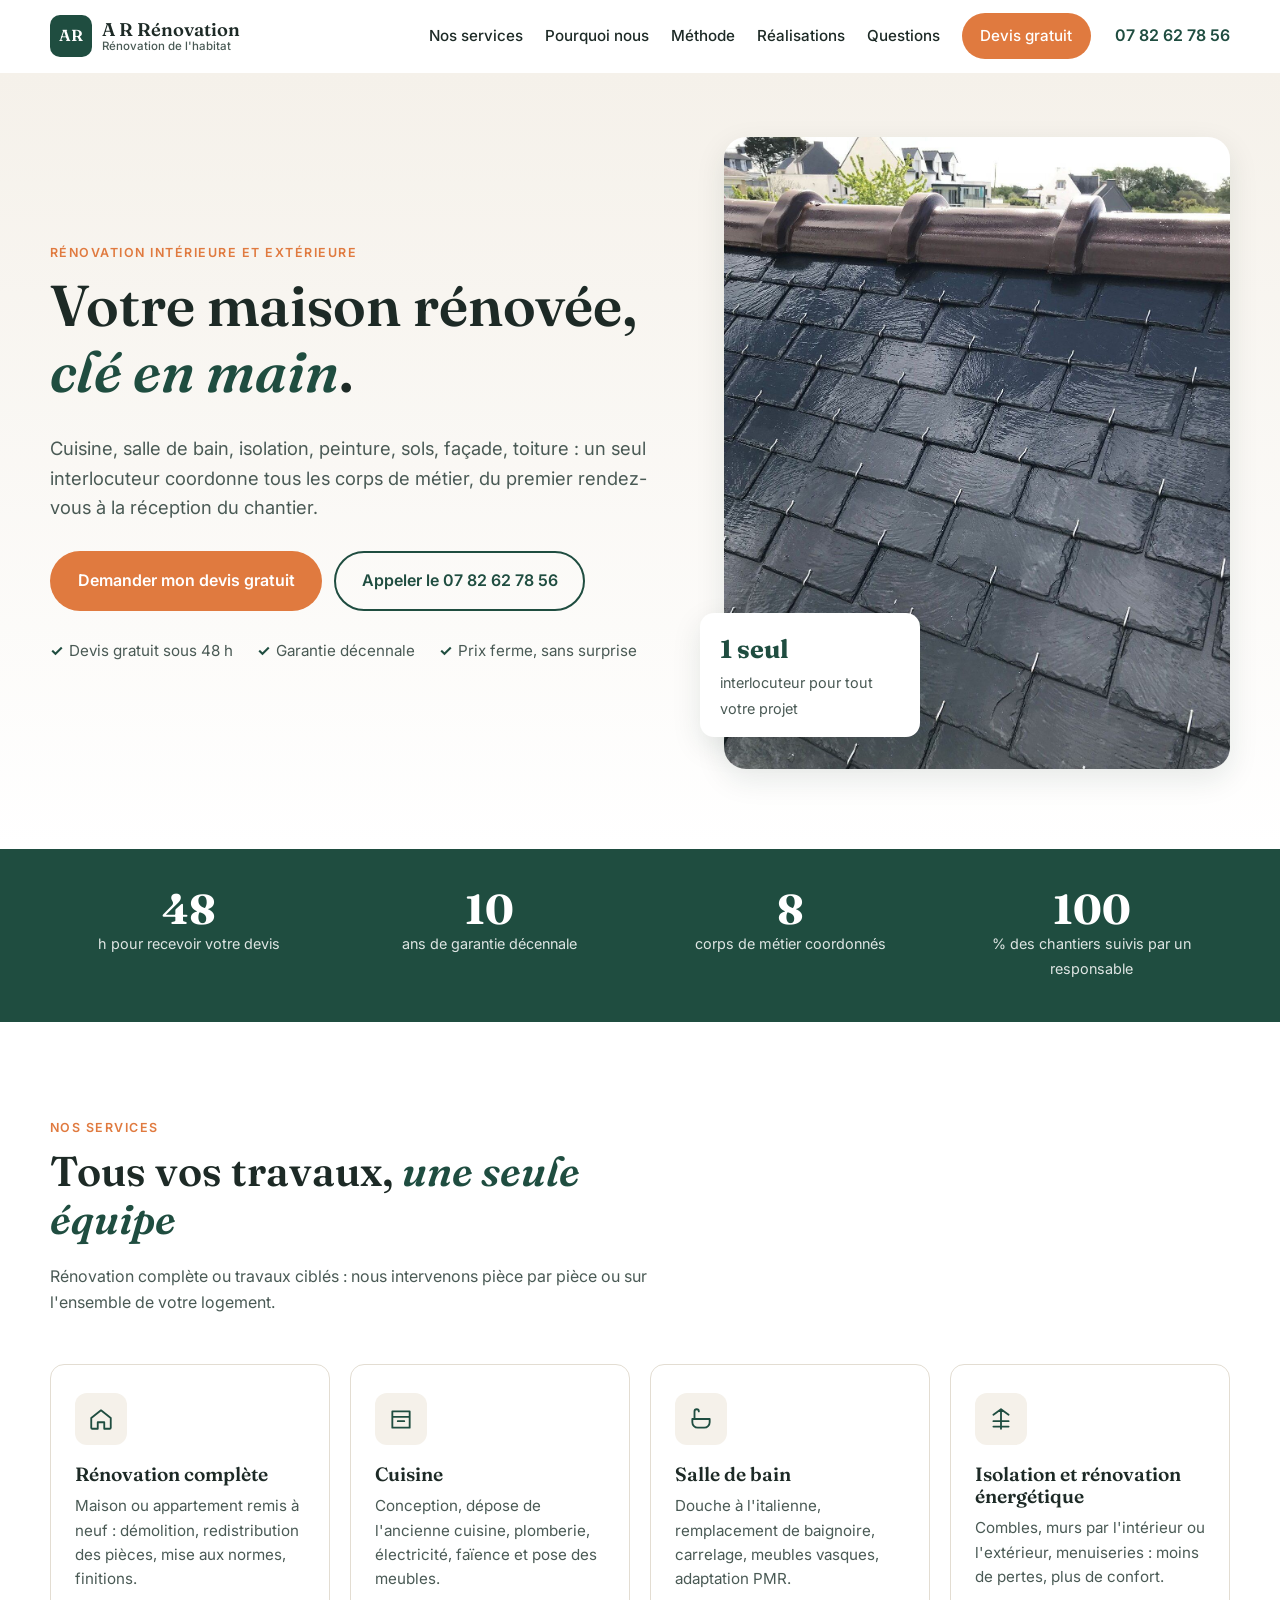
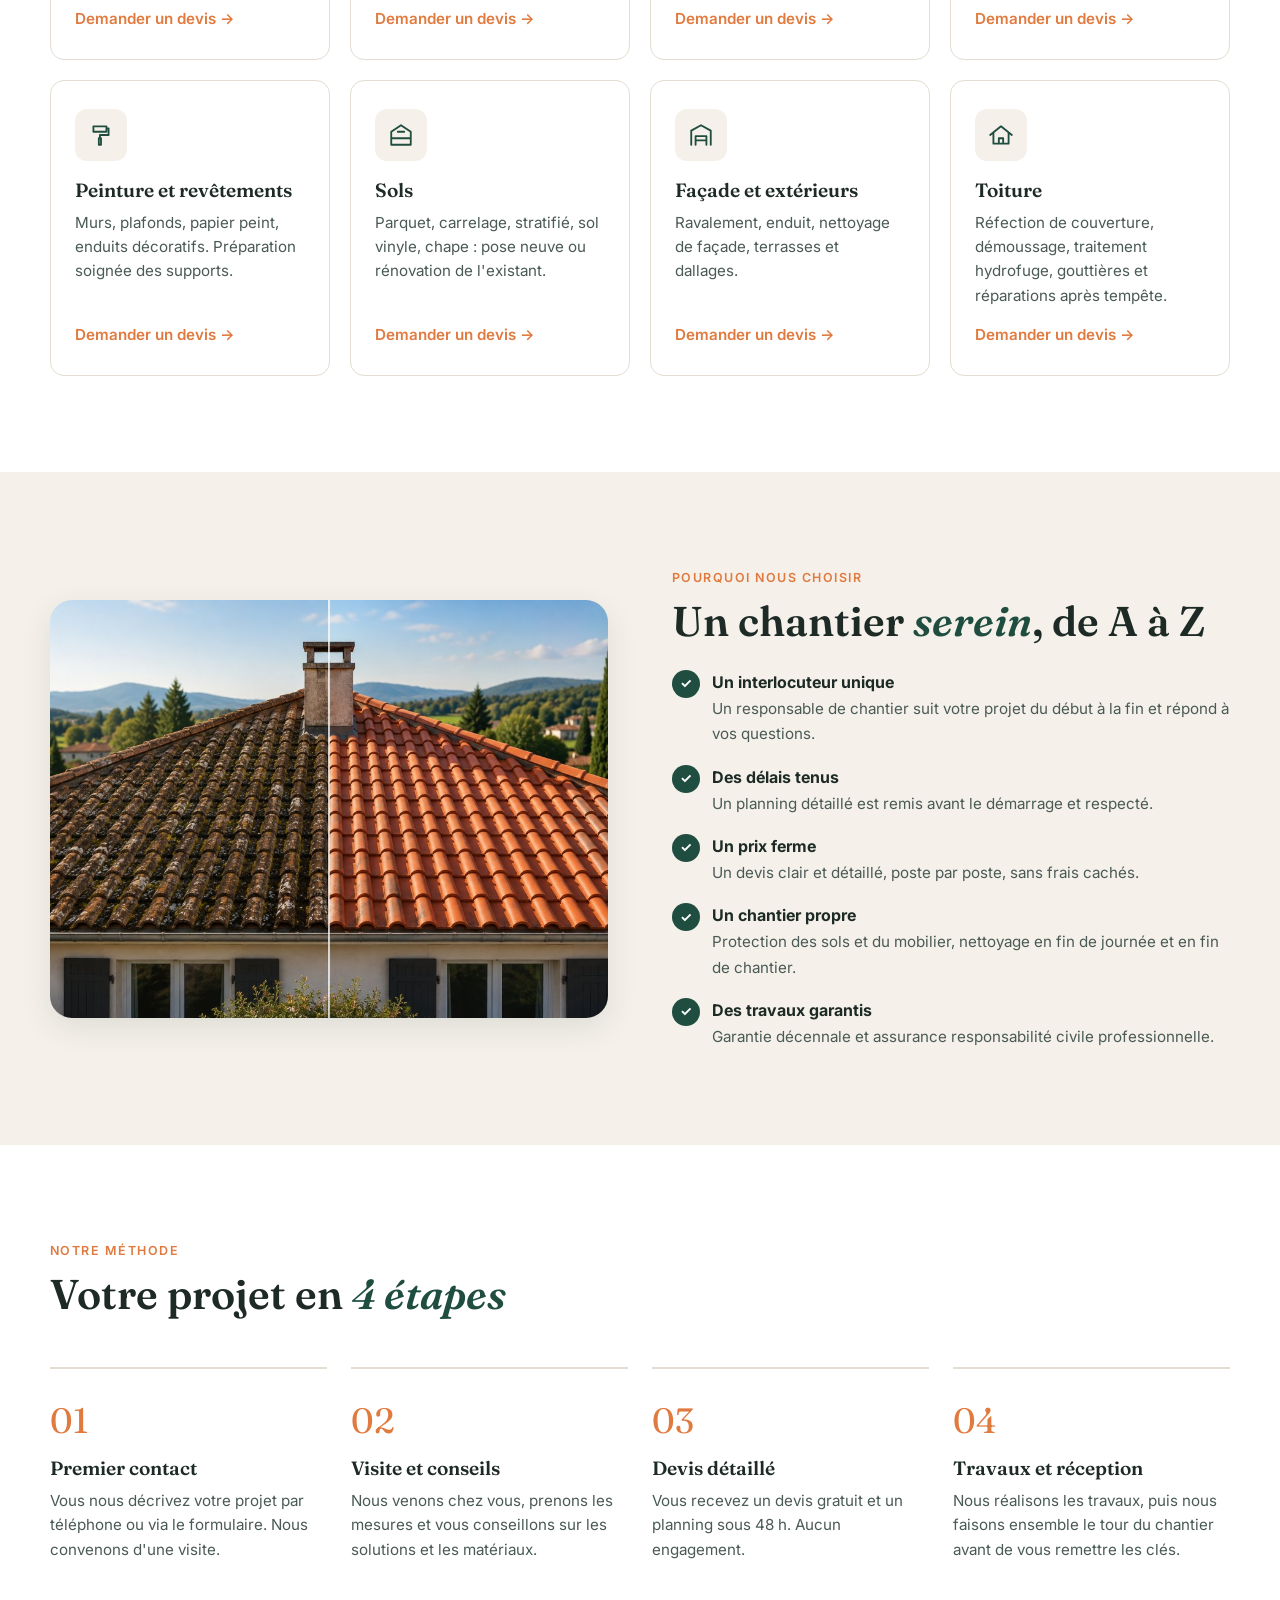
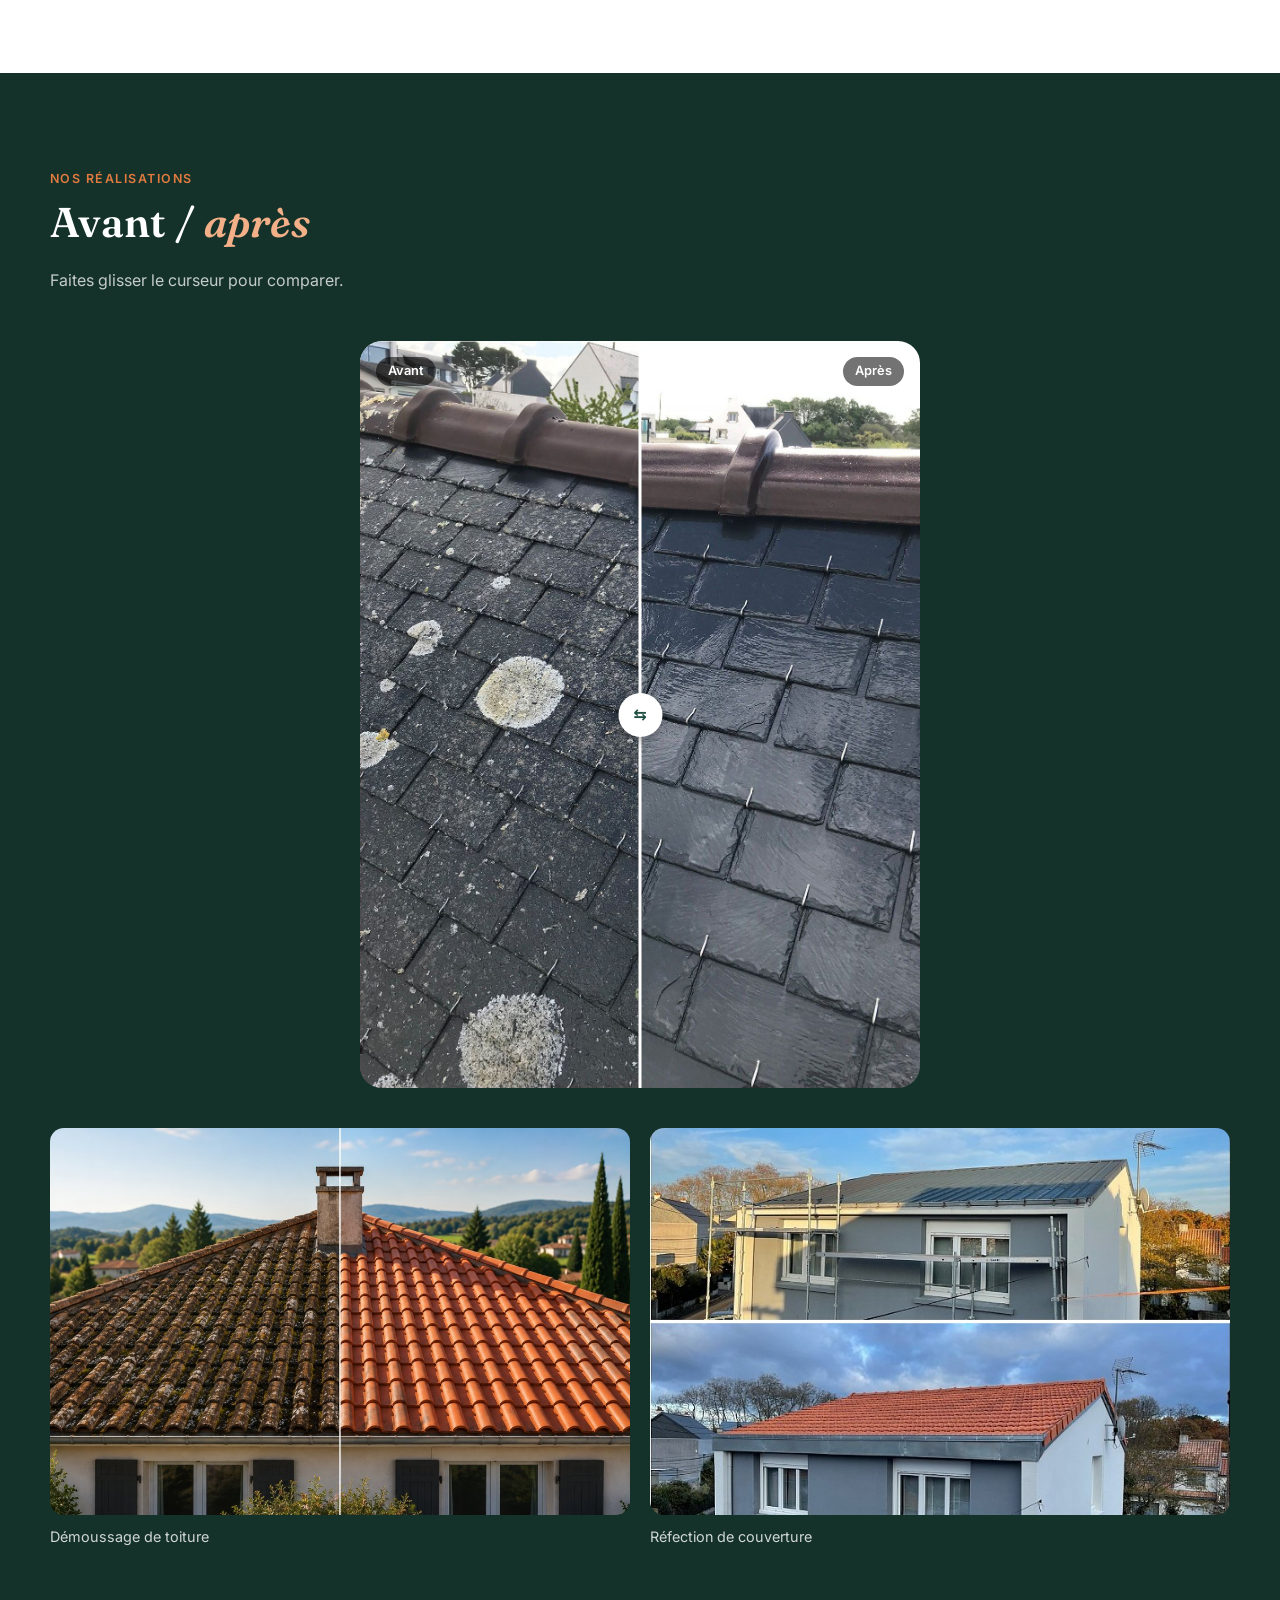
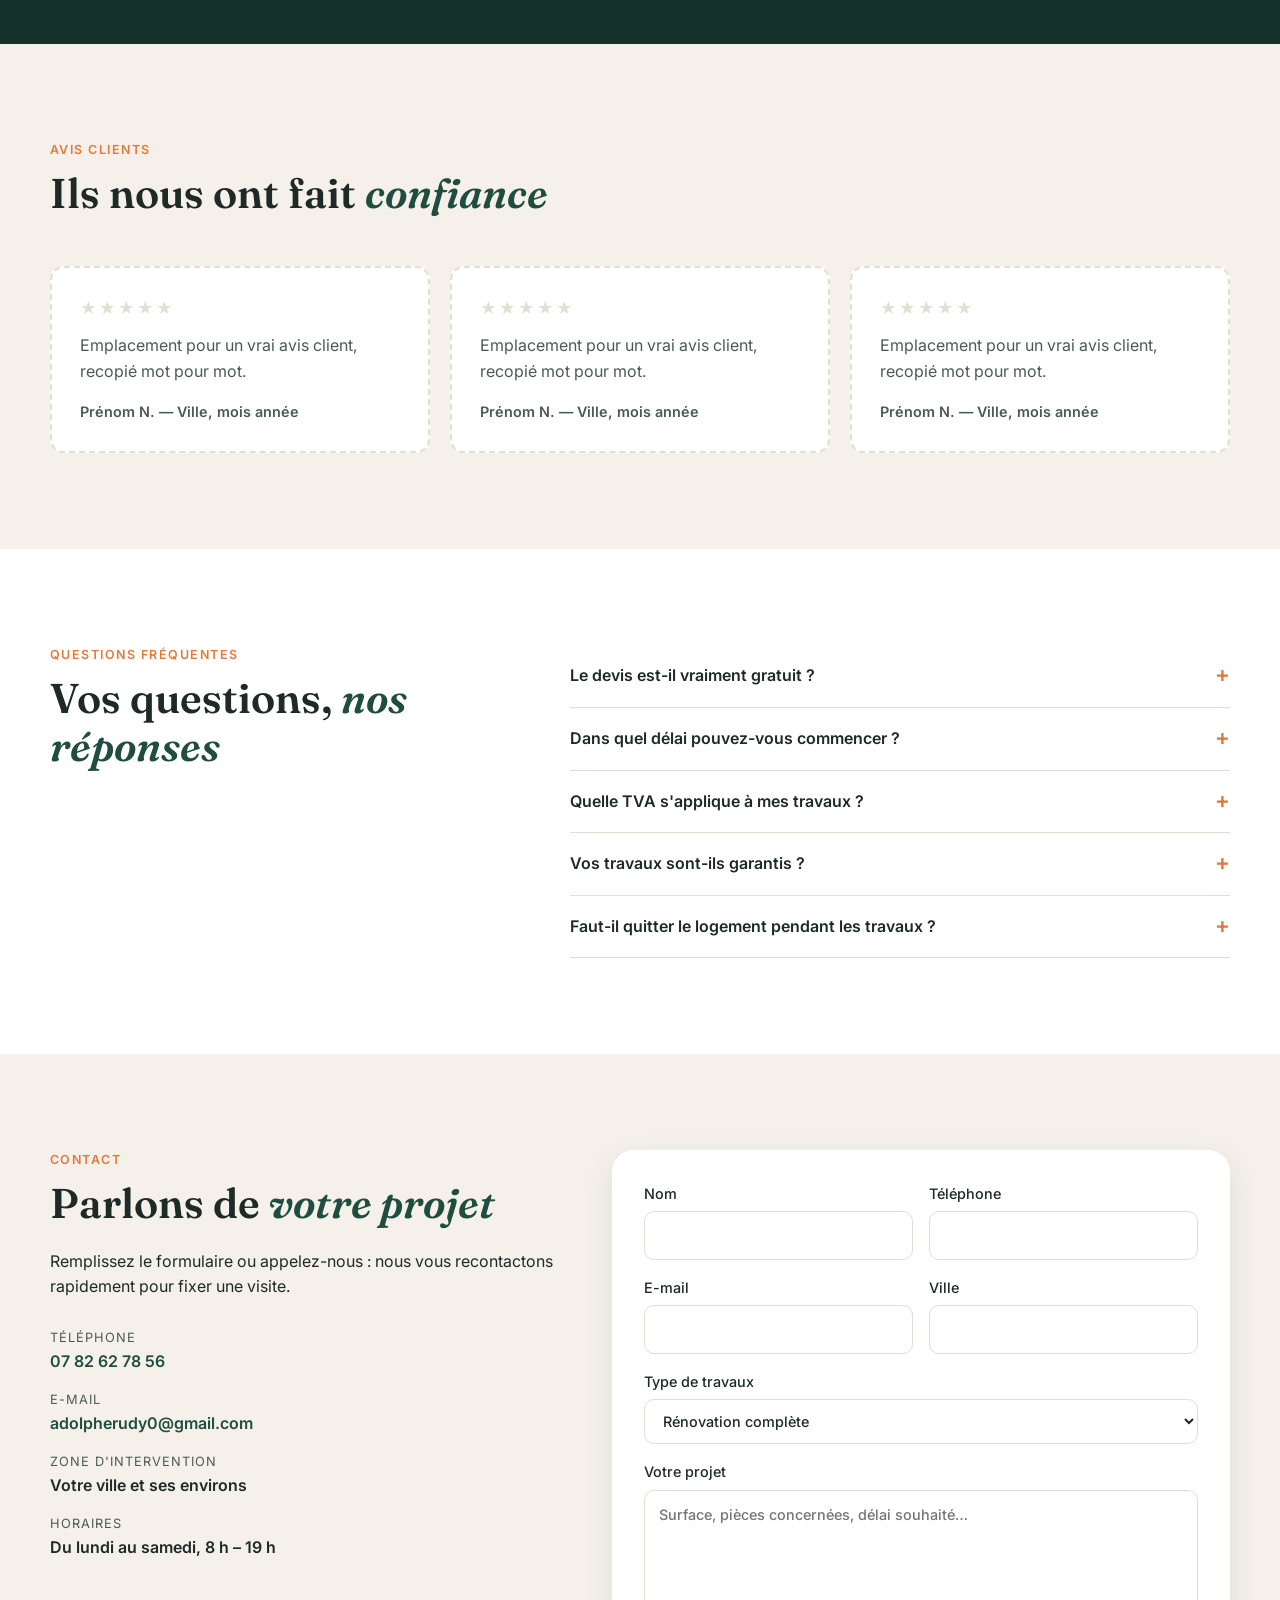
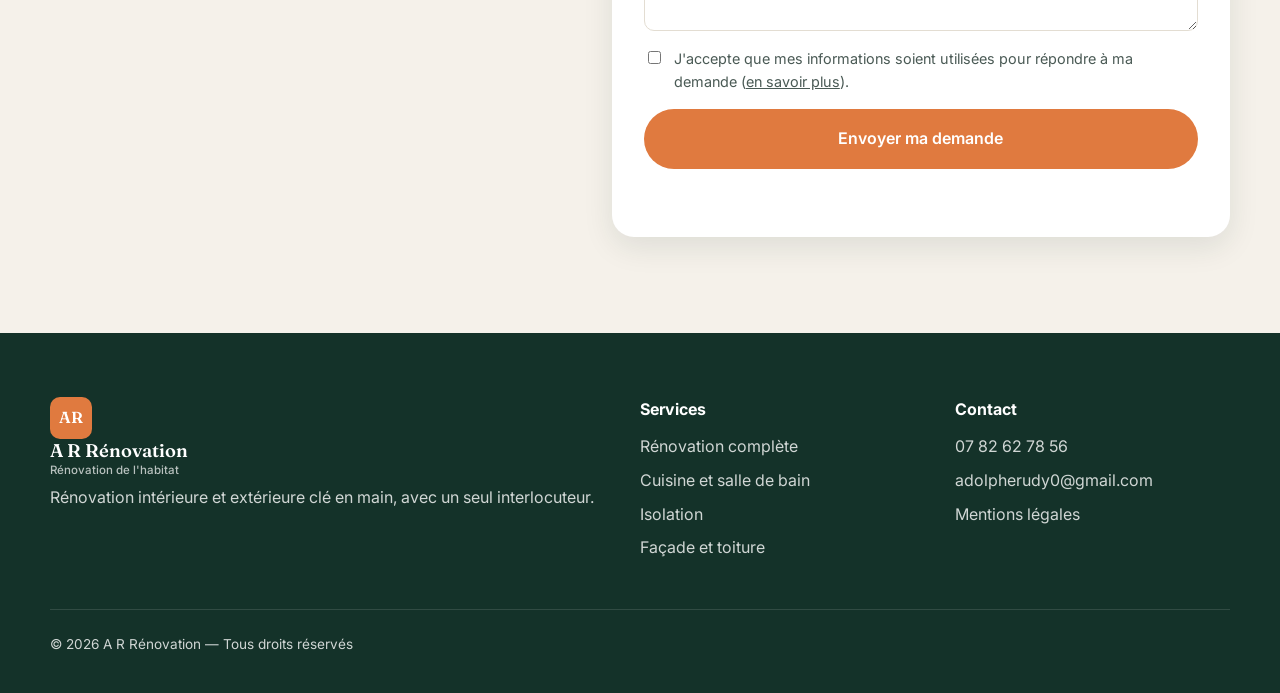
<file: habitat/index.html>
<!doctype html>
<html lang="fr">
<head>
  <meta charset="utf-8">
  <meta name="viewport" content="width=device-width, initial-scale=1">
  <title>A R Rénovation — Rénovation de l'habitat clé en main | Devis gratuit</title>
  <meta name="description" content="Rénovation intérieure et extérieure clé en main : cuisine, salle de bain, isolation, peinture, sols, façade et toiture. Un seul interlocuteur, devis gratuit sous 48 h.">
  <meta property="og:title" content="A R Rénovation — Rénovation de l'habitat clé en main">
  <meta property="og:description" content="Un seul interlocuteur pour tous vos travaux, du devis à la réception du chantier.">
  <meta property="og:image" content="../og-image.jpg">
  <link rel="preconnect" href="https://fonts.googleapis.com">
  <link rel="preconnect" href="https://fonts.gstatic.com" crossorigin>
  <link href="https://fonts.googleapis.com/css2?family=Fraunces:opsz,wght@9..144,500;9..144,600&family=Inter:wght@400;500;600&display=swap" rel="stylesheet">
  <link rel="stylesheet" href="style.css">
  <script type="application/ld+json">
  {
    "@context": "https://schema.org",
    "@type": "HomeAndConstructionBusiness",
    "name": "A R Rénovation",
    "telephone": "+33782627856",
    "email": "adolpherudy0@gmail.com",
    "areaServed": "Votre ville et ses environs",
    "priceRange": "Devis gratuit"
  }
  </script>
</head>
<body>

<header class="header" id="top">
  <div class="wrap header__inner">
    <a class="logo" href="#top" aria-label="A R Rénovation, accueil">
      <span class="logo__mark" aria-hidden="true">AR</span>
      <span class="logo__text">A R Rénovation<small>Rénovation de l'habitat</small></span>
    </a>
    <nav class="nav" id="nav" aria-label="Navigation principale">
      <a href="#services">Nos services</a>
      <a href="#atouts">Pourquoi nous</a>
      <a href="#methode">Méthode</a>
      <a href="#realisations">Réalisations</a>
      <a href="#faq">Questions</a>
      <a class="nav__cta btn btn--accent" href="#contact">Devis gratuit</a>
    </nav>
    <a class="header__tel" href="tel:+33782627856">07 82 62 78 56</a>
    <button class="burger" aria-label="Ouvrir le menu" aria-expanded="false" aria-controls="nav"><span></span><span></span><span></span></button>
  </div>
</header>

<main>
  <!-- Accueil -->
  <section class="hero">
    <div class="wrap hero__grid">
      <div class="hero__text reveal">
        <p class="eyebrow">Rénovation intérieure et extérieure</p>
        <h1>Votre maison rénovée, <em>clé en main</em>.</h1>
        <p class="lead">Cuisine, salle de bain, isolation, peinture, sols, façade, toiture : un seul interlocuteur coordonne tous les corps de métier, du premier rendez-vous à la réception du chantier.</p>
        <div class="hero__actions">
          <a class="btn btn--accent btn--lg" href="#contact">Demander mon devis gratuit</a>
          <a class="btn btn--ghost btn--lg" href="tel:+33782627856">Appeler le 07 82 62 78 56</a>
        </div>
        <ul class="hero__checks">
          <li>Devis gratuit sous 48 h</li>
          <li>Garantie décennale</li>
          <li>Prix ferme, sans surprise</li>
        </ul>
      </div>
      <div class="hero__media reveal">
        <img src="../realisations/apres.jpg" alt="Toiture rénovée par A R Rénovation" width="1247" height="1669">
        <div class="hero__badge">
          <strong>1 seul</strong>
          <span>interlocuteur pour tout votre projet</span>
        </div>
      </div>
    </div>
  </section>

  <!-- Chiffres -->
  <section class="stats" aria-label="En quelques chiffres">
    <div class="wrap stats__grid">
      <div><strong data-count="48">48</strong><span>h pour recevoir votre devis</span></div>
      <div><strong data-count="10">10</strong><span>ans de garantie décennale</span></div>
      <div><strong data-count="8">8</strong><span>corps de métier coordonnés</span></div>
      <div><strong data-count="100">100</strong><span>% des chantiers suivis par un responsable</span></div>
    </div>
  </section>

  <!-- Services -->
  <section class="section" id="services">
    <div class="wrap">
      <div class="section__head reveal">
        <p class="eyebrow">Nos services</p>
        <h2>Tous vos travaux, <em>une seule équipe</em></h2>
        <p>Rénovation complète ou travaux ciblés : nous intervenons pièce par pièce ou sur l'ensemble de votre logement.</p>
      </div>
      <div class="services">
        <article class="service reveal">
          <div class="service__icon" aria-hidden="true"><svg viewBox="0 0 24 24"><path d="M3 11l9-7 9 7v9a1 1 0 0 1-1 1h-5v-6H9v6H4a1 1 0 0 1-1-1z"/></svg></div>
          <h3>Rénovation complète</h3>
          <p>Maison ou appartement remis à neuf : démolition, redistribution des pièces, mise aux normes, finitions.</p>
          <a href="#contact" data-projet="Rénovation complète">Demander un devis →</a>
        </article>
        <article class="service reveal">
          <div class="service__icon" aria-hidden="true"><svg viewBox="0 0 24 24"><path d="M4 10h16v10H4zM4 10V5h16v5M9 14h6"/></svg></div>
          <h3>Cuisine</h3>
          <p>Conception, dépose de l'ancienne cuisine, plomberie, électricité, faïence et pose des meubles.</p>
          <a href="#contact" data-projet="Cuisine">Demander un devis →</a>
        </article>
        <article class="service reveal">
          <div class="service__icon" aria-hidden="true"><svg viewBox="0 0 24 24"><path d="M4 12h16v3a5 5 0 0 1-5 5H9a5 5 0 0 1-5-5zM6 12V5a2 2 0 0 1 4 0"/></svg></div>
          <h3>Salle de bain</h3>
          <p>Douche à l'italienne, remplacement de baignoire, carrelage, meubles vasques, adaptation PMR.</p>
          <a href="#contact" data-projet="Salle de bain">Demander un devis →</a>
        </article>
        <article class="service reveal">
          <div class="service__icon" aria-hidden="true"><svg viewBox="0 0 24 24"><path d="M12 3v18M5 8l7-5 7 5M5 14h14M5 19h14"/></svg></div>
          <h3>Isolation et rénovation énergétique</h3>
          <p>Combles, murs par l'intérieur ou l'extérieur, menuiseries : moins de pertes, plus de confort.</p>
          <a href="#contact" data-projet="Isolation">Demander un devis →</a>
        </article>
        <article class="service reveal">
          <div class="service__icon" aria-hidden="true"><svg viewBox="0 0 24 24"><path d="M5 4h12v5H5zM17 6h2v6h-8v3M10 15h2v6h-2z"/></svg></div>
          <h3>Peinture et revêtements</h3>
          <p>Murs, plafonds, papier peint, enduits décoratifs. Préparation soignée des supports.</p>
          <a href="#contact" data-projet="Peinture">Demander un devis →</a>
        </article>
        <article class="service reveal">
          <div class="service__icon" aria-hidden="true"><svg viewBox="0 0 24 24"><path d="M3 21h18M3 21V9l9-6 9 6v12M3 15h18M9 9h6"/></svg></div>
          <h3>Sols</h3>
          <p>Parquet, carrelage, stratifié, sol vinyle, chape : pose neuve ou rénovation de l'existant.</p>
          <a href="#contact" data-projet="Sols">Demander un devis →</a>
        </article>
        <article class="service reveal">
          <div class="service__icon" aria-hidden="true"><svg viewBox="0 0 24 24"><path d="M3 21V8l9-5 9 5v13M7 21v-8h10v8M7 17h10"/></svg></div>
          <h3>Façade et extérieurs</h3>
          <p>Ravalement, enduit, nettoyage de façade, terrasses et dallages.</p>
          <a href="#contact" data-projet="Façade et extérieurs">Demander un devis →</a>
        </article>
        <article class="service reveal">
          <div class="service__icon" aria-hidden="true"><svg viewBox="0 0 24 24"><path d="M2 12l10-8 10 8M5 10v10h14V10M10 20v-5h4v5"/></svg></div>
          <h3>Toiture</h3>
          <p>Réfection de couverture, démoussage, traitement hydrofuge, gouttières et réparations après tempête.</p>
          <a href="#contact" data-projet="Toiture">Demander un devis →</a>
        </article>
      </div>
    </div>
  </section>

  <!-- Atouts -->
  <section class="section section--tint" id="atouts">
    <div class="wrap atouts">
      <div class="atouts__media reveal">
        <img src="../realisations/chantier-1.jpg" alt="Chantier réalisé par A R Rénovation" width="1024" height="683" loading="lazy">
      </div>
      <div class="reveal">
        <p class="eyebrow">Pourquoi nous choisir</p>
        <h2>Un chantier <em>serein</em>, de A à Z</h2>
        <ul class="atouts__list">
          <li><strong>Un interlocuteur unique</strong><span>Un responsable de chantier suit votre projet du début à la fin et répond à vos questions.</span></li>
          <li><strong>Des délais tenus</strong><span>Un planning détaillé est remis avant le démarrage et respecté.</span></li>
          <li><strong>Un prix ferme</strong><span>Un devis clair et détaillé, poste par poste, sans frais cachés.</span></li>
          <li><strong>Un chantier propre</strong><span>Protection des sols et du mobilier, nettoyage en fin de journée et en fin de chantier.</span></li>
          <li><strong>Des travaux garantis</strong><span>Garantie décennale et assurance responsabilité civile professionnelle.</span></li>
        </ul>
      </div>
    </div>
  </section>

  <!-- Méthode -->
  <section class="section" id="methode">
    <div class="wrap">
      <div class="section__head reveal">
        <p class="eyebrow">Notre méthode</p>
        <h2>Votre projet en <em>4 étapes</em></h2>
      </div>
      <ol class="steps">
        <li class="reveal"><span class="steps__num">01</span><h3>Premier contact</h3><p>Vous nous décrivez votre projet par téléphone ou via le formulaire. Nous convenons d'une visite.</p></li>
        <li class="reveal"><span class="steps__num">02</span><h3>Visite et conseils</h3><p>Nous venons chez vous, prenons les mesures et vous conseillons sur les solutions et les matériaux.</p></li>
        <li class="reveal"><span class="steps__num">03</span><h3>Devis détaillé</h3><p>Vous recevez un devis gratuit et un planning sous 48 h. Aucun engagement.</p></li>
        <li class="reveal"><span class="steps__num">04</span><h3>Travaux et réception</h3><p>Nous réalisons les travaux, puis nous faisons ensemble le tour du chantier avant de vous remettre les clés.</p></li>
      </ol>
    </div>
  </section>

  <!-- Réalisations -->
  <section class="section section--dark" id="realisations">
    <div class="wrap">
      <div class="section__head reveal">
        <p class="eyebrow">Nos réalisations</p>
        <h2>Avant / <em>après</em></h2>
        <p>Faites glisser le curseur pour comparer.</p>
      </div>
      <div class="compare reveal" id="compare">
        <img src="../realisations/apres.jpg" alt="Après les travaux" width="1247" height="1669" loading="lazy">
        <div class="compare__before"><img src="../realisations/avant.jpg" alt="Avant les travaux" width="1248" height="1669" loading="lazy"></div>
        <span class="compare__tag compare__tag--left">Avant</span>
        <span class="compare__tag compare__tag--right">Après</span>
        <div class="compare__handle" aria-hidden="true"></div>
        <input type="range" min="0" max="100" value="50" aria-label="Comparer avant et après">
      </div>
      <div class="gallery">
        <figure class="reveal"><img src="../realisations/chantier-1.jpg" alt="Démoussage d'une toiture en tuiles" width="1024" height="683" loading="lazy"><figcaption>Démoussage de toiture</figcaption></figure>
        <figure class="reveal"><img src="../realisations/chantier-2.jpg" alt="Couverture refaite en tuiles" width="687" height="516" loading="lazy"><figcaption>Réfection de couverture</figcaption></figure>
      </div>
    </div>
  </section>

  <!-- Avis : n'afficher que de vrais avis clients -->
  <section class="section section--tint" id="avis">
    <div class="wrap">
      <div class="section__head reveal">
        <p class="eyebrow">Avis clients</p>
        <h2>Ils nous ont fait <em>confiance</em></h2>
      </div>
      <div class="reviews">
        <blockquote class="review review--empty reveal"><p>Emplacement pour un vrai avis client, recopié mot pour mot.</p><footer>Prénom N. — Ville, mois année</footer></blockquote>
        <blockquote class="review review--empty reveal"><p>Emplacement pour un vrai avis client, recopié mot pour mot.</p><footer>Prénom N. — Ville, mois année</footer></blockquote>
        <blockquote class="review review--empty reveal"><p>Emplacement pour un vrai avis client, recopié mot pour mot.</p><footer>Prénom N. — Ville, mois année</footer></blockquote>
      </div>
    </div>
  </section>

  <!-- FAQ -->
  <section class="section" id="faq">
    <div class="wrap faq">
      <div class="section__head reveal">
        <p class="eyebrow">Questions fréquentes</p>
        <h2>Vos questions, <em>nos réponses</em></h2>
      </div>
      <div class="faq__list">
        <details><summary>Le devis est-il vraiment gratuit ?</summary><p>Oui. La visite, les conseils et le devis sont gratuits et sans engagement.</p></details>
        <details><summary>Dans quel délai pouvez-vous commencer ?</summary><p>Cela dépend de la taille du chantier et de la saison. La date de démarrage est indiquée sur le devis et fixée ensemble à la signature.</p></details>
        <details><summary>Quelle TVA s'applique à mes travaux ?</summary><p>Pour un logement de plus de deux ans, la TVA est en général de 10 %, et de 5,5 % pour les travaux d'amélioration énergétique. Nous vous indiquons le taux applicable sur le devis.</p></details>
        <details><summary>Vos travaux sont-ils garantis ?</summary><p>Oui : garantie de parfait achèvement, garantie biennale et garantie décennale selon la nature des travaux.</p></details>
        <details><summary>Faut-il quitter le logement pendant les travaux ?</summary><p>Rarement. Pour une rénovation complète, nous organisons les travaux pièce par pièce quand c'est possible.</p></details>
      </div>
    </div>
  </section>

  <!-- Contact -->
  <section class="section section--tint" id="contact">
    <div class="wrap contact">
      <div class="reveal">
        <p class="eyebrow">Contact</p>
        <h2>Parlons de <em>votre projet</em></h2>
        <p>Remplissez le formulaire ou appelez-nous : nous vous recontactons rapidement pour fixer une visite.</p>
        <dl class="contact__info">
          <div><dt>Téléphone</dt><dd><a href="tel:+33782627856">07 82 62 78 56</a></dd></div>
          <div><dt>E-mail</dt><dd><a href="mailto:adolpherudy0@gmail.com">adolpherudy0@gmail.com</a></dd></div>
          <div><dt>Zone d'intervention</dt><dd>Votre ville et ses environs</dd></div>
          <div><dt>Horaires</dt><dd>Du lundi au samedi, 8 h – 19 h</dd></div>
        </dl>
      </div>
      <form class="form reveal" id="form" novalidate>
        <div class="form__row">
          <label>Nom<input name="nom" required autocomplete="name"></label>
          <label>Téléphone<input name="telephone" type="tel" required autocomplete="tel"></label>
        </div>
        <div class="form__row">
          <label>E-mail<input name="email" type="email" autocomplete="email"></label>
          <label>Ville<input name="ville" autocomplete="address-level2"></label>
        </div>
        <label>Type de travaux
          <select name="projet" id="projet">
            <option>Rénovation complète</option>
            <option>Cuisine</option>
            <option>Salle de bain</option>
            <option>Isolation</option>
            <option>Peinture</option>
            <option>Sols</option>
            <option>Façade et extérieurs</option>
            <option>Toiture</option>
            <option>Autre</option>
          </select>
        </label>
        <label>Votre projet<textarea name="message" rows="5" placeholder="Surface, pièces concernées, délai souhaité…"></textarea></label>
        <label class="form__consent"><input type="checkbox" name="consent" required><span>J'accepte que mes informations soient utilisées pour répondre à ma demande (<a href="../mentions-legales.html">en savoir plus</a>).</span></label>
        <button class="btn btn--accent btn--lg" type="submit">Envoyer ma demande</button>
        <p class="form__note" id="form-note" role="status"></p>
      </form>
    </div>
  </section>
</main>

<footer class="footer">
  <div class="wrap footer__grid">
    <div>
      <a class="logo logo--light" href="#top"><span class="logo__mark" aria-hidden="true">AR</span><span class="logo__text">A R Rénovation<small>Rénovation de l'habitat</small></span></a>
      <p>Rénovation intérieure et extérieure clé en main, avec un seul interlocuteur.</p>
    </div>
    <div>
      <h4>Services</h4>
      <a href="#services">Rénovation complète</a>
      <a href="#services">Cuisine et salle de bain</a>
      <a href="#services">Isolation</a>
      <a href="#services">Façade et toiture</a>
    </div>
    <div>
      <h4>Contact</h4>
      <a href="tel:+33782627856">07 82 62 78 56</a>
      <a href="mailto:adolpherudy0@gmail.com">adolpherudy0@gmail.com</a>
      <a href="../mentions-legales.html">Mentions légales</a>
    </div>
  </div>
  <p class="wrap footer__copy">© <span id="year">2026</span> A R Rénovation — Tous droits réservés</p>
</footer>

<div class="actionbar">
  <a href="tel:+33782627856" class="btn btn--ghost">Appeler</a>
  <a href="#contact" class="btn btn--accent">Devis gratuit</a>
</div>

<script src="main.js"></script>
</body>
</html>
</file>
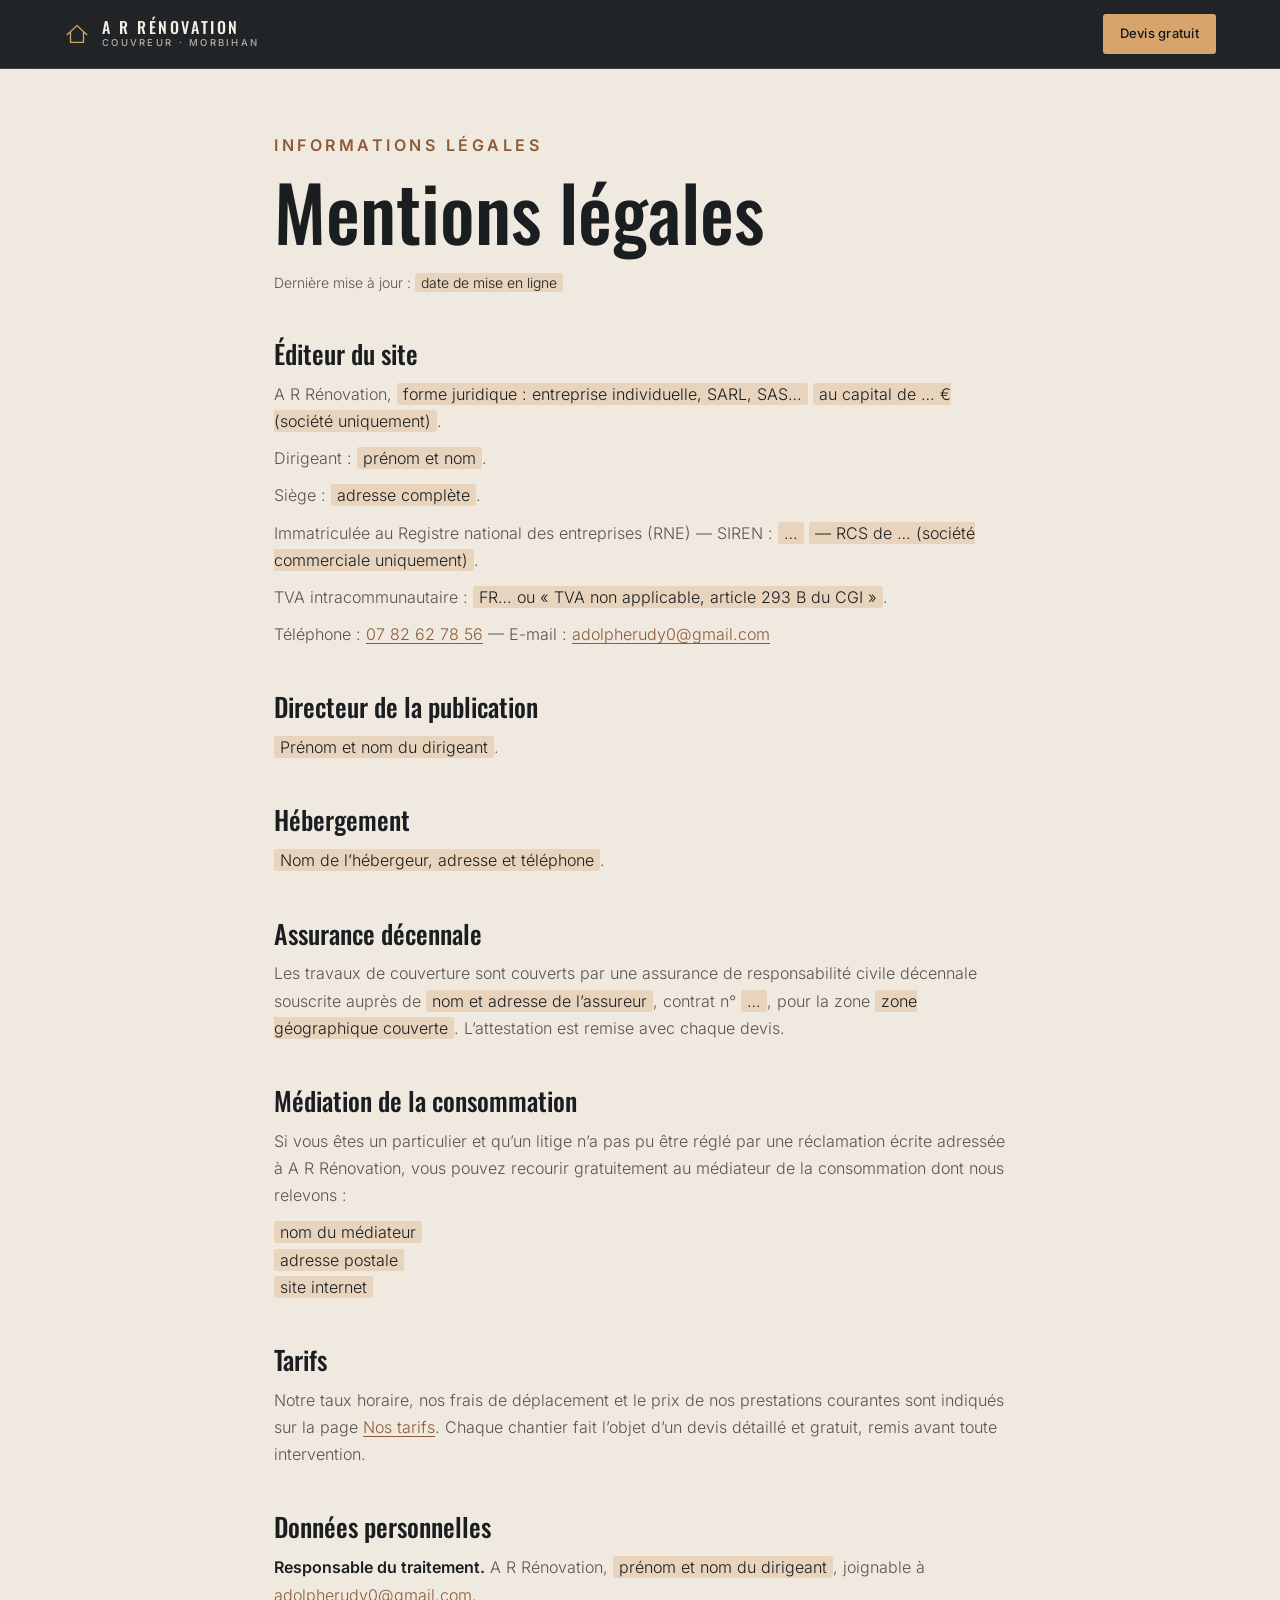
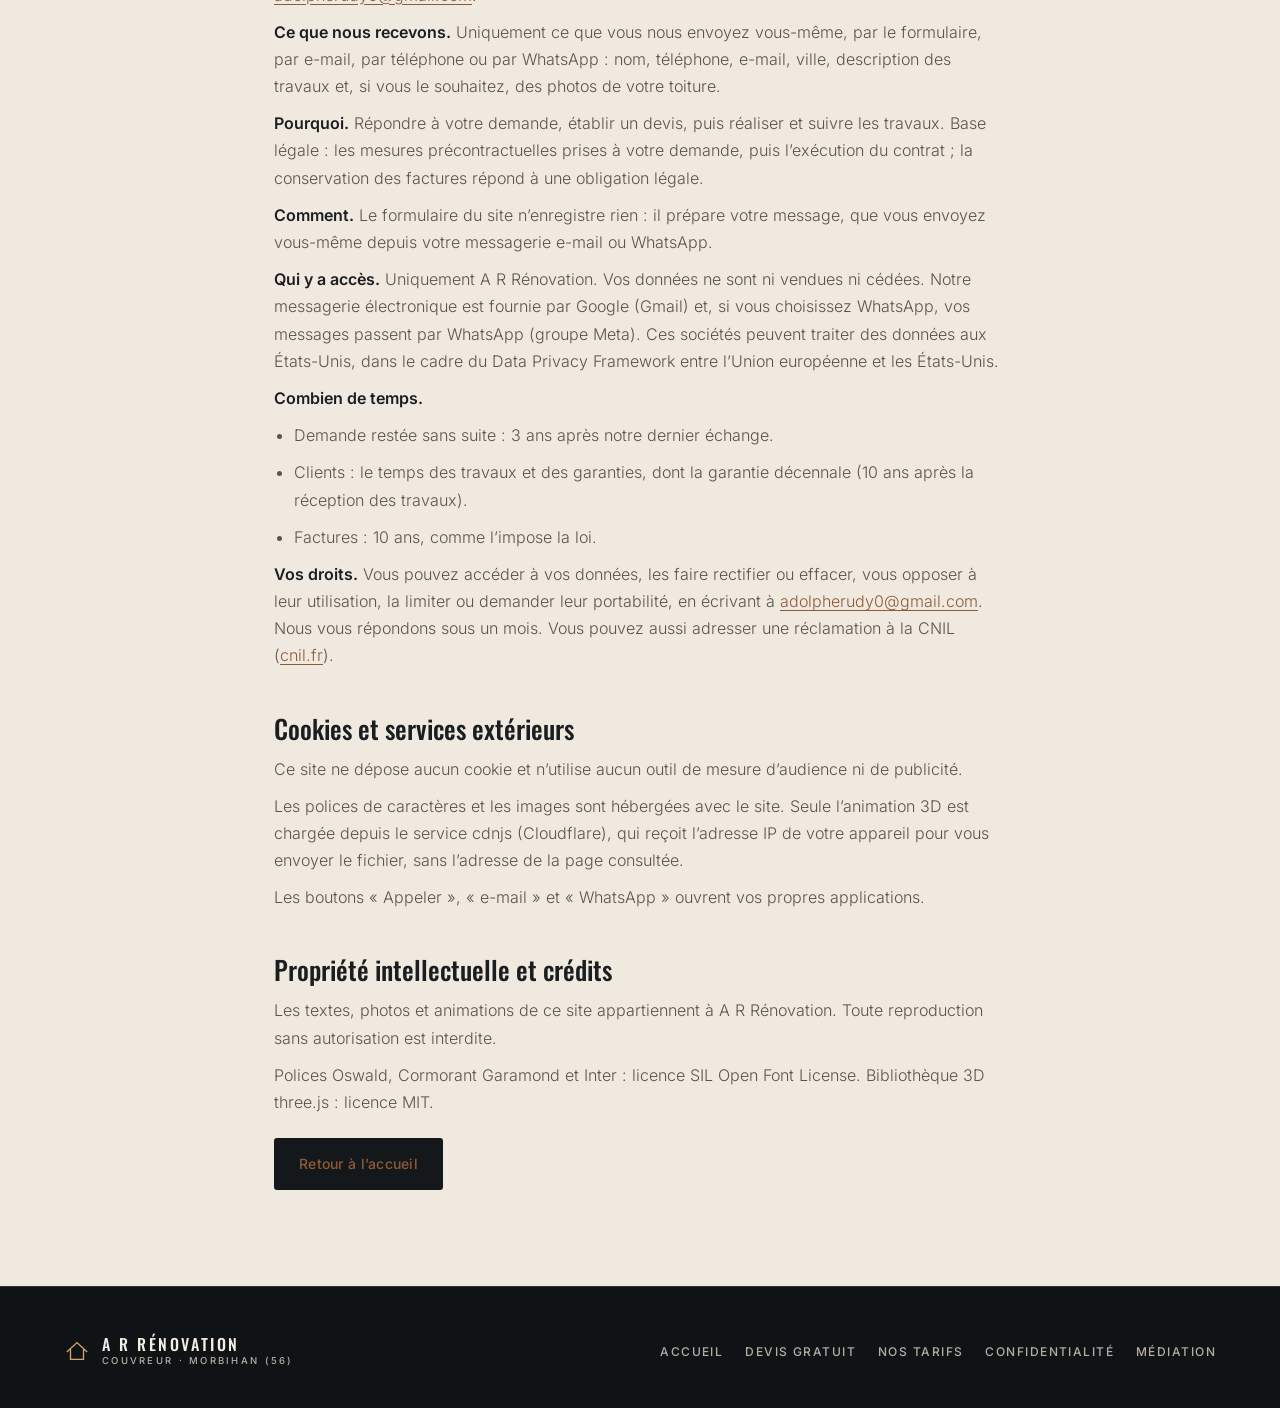
<file: mentions-legales.html>
<!doctype html>
<html lang="fr">
<head>
  <meta charset="utf-8">
  <meta name="viewport" content="width=device-width, initial-scale=1, viewport-fit=cover">
  <title>Mentions légales et confidentialité — A R Rénovation</title>
  <meta name="description" content="Mentions légales, médiation de la consommation et politique de confidentialité du site A R Rénovation, couvreur dans le Morbihan.">
  <meta name="theme-color" content="#15181b">
  <link rel="icon" href="data:image/svg+xml,%3Csvg xmlns='http://www.w3.org/2000/svg' viewBox='0 0 32 32'%3E%3Crect width='32' height='32' rx='4' fill='%2315181b'/%3E%3Cpath d='M6 19 16 9l10 10' fill='none' stroke='%23d7a46c' stroke-width='2'/%3E%3C/svg%3E">
  <link rel="preload" href="fonts/oswald.woff2" as="font" type="font/woff2" crossorigin>
  <link rel="stylesheet" href="styles.css">
</head>
<body>
<a class="skip" href="#contenu">Aller au contenu</a>

<header class="nav">
  <div class="nav__inner">
    <a class="logo" href="./" aria-label="A R Rénovation, retour à l’accueil">
      <svg viewBox="0 0 28 28" aria-hidden="true"><path d="M3 15 14 5l11 10M7 12v11h14V12" fill="none" stroke="currentColor" stroke-width="1.4"/></svg>
      <span class="logo__text"><b>A R Rénovation</b><small>Couvreur · Morbihan</small></span>
    </a>
    <div class="nav__end">
      <a class="btn btn--sand btn--small" href="./#contact">Devis gratuit</a>
    </div>
  </div>
</header>

<!-- À COMPLÉTER : chaque élément surligné (classe "todo") -->
<main class="page" id="contenu" tabindex="-1">
  <div class="wrap legal">
    <p class="kicker">Informations légales</p>
    <h1>Mentions légales</h1>
    <p class="updated">Dernière mise à jour : <span class="todo">date de mise en ligne</span></p>

    <h2 id="editeur">Éditeur du site</h2>
    <p>A R Rénovation, <span class="todo">forme juridique : entreprise individuelle, SARL, SAS…</span> <span class="todo">au capital de … € (société uniquement)</span>.</p>
    <p>Dirigeant : <span class="todo">prénom et nom</span>.</p>
    <p>Siège : <span class="todo">adresse complète</span>.</p>
    <p>Immatriculée au Registre national des entreprises (RNE) — SIREN : <span class="todo">…</span> <span class="todo">— RCS de … (société commerciale uniquement)</span>.</p>
    <p>TVA intracommunautaire : <span class="todo">FR… ou « TVA non applicable, article 293 B du CGI »</span>.</p>
    <p>Téléphone : <a href="tel:+33782627856">07 82 62 78 56</a> — E-mail : <a href="mailto:adolpherudy0@gmail.com">adolpherudy0@gmail.com</a></p>

    <h2 id="publication">Directeur de la publication</h2>
    <p><span class="todo">Prénom et nom du dirigeant</span>.</p>

    <h2 id="hebergement">Hébergement</h2>
    <p><span class="todo">Nom de l’hébergeur, adresse et téléphone</span>.</p>

    <h2 id="assurance">Assurance décennale</h2>
    <p>Les travaux de couverture sont couverts par une assurance de responsabilité civile décennale souscrite auprès de <span class="todo">nom et adresse de l’assureur</span>, contrat n° <span class="todo">…</span>, pour la zone <span class="todo">zone géographique couverte</span>. L’attestation est remise avec chaque devis.</p>

    <h2 id="mediation">Médiation de la consommation</h2>
    <p>Si vous êtes un particulier et qu’un litige n’a pas pu être réglé par une réclamation écrite adressée à A R Rénovation, vous pouvez recourir gratuitement au médiateur de la consommation dont nous relevons :</p>
    <p><span class="todo">nom du médiateur</span><br><span class="todo">adresse postale</span><br><span class="todo">site internet</span></p>

    <h2 id="tarifs">Tarifs</h2>
    <p>Notre taux horaire, nos frais de déplacement et le prix de nos prestations courantes sont indiqués sur la page <a href="tarifs.html">Nos tarifs</a>. Chaque chantier fait l’objet d’un devis détaillé et gratuit, remis avant toute intervention.</p>

    <h2 id="donnees">Données personnelles</h2>
    <p><strong>Responsable du traitement.</strong> A R Rénovation, <span class="todo">prénom et nom du dirigeant</span>, joignable à <a href="mailto:adolpherudy0@gmail.com">adolpherudy0@gmail.com</a>.</p>
    <p><strong>Ce que nous recevons.</strong> Uniquement ce que vous nous envoyez vous-même, par le formulaire, par e-mail, par téléphone ou par WhatsApp : nom, téléphone, e-mail, ville, description des travaux et, si vous le souhaitez, des photos de votre toiture.</p>
    <p><strong>Pourquoi.</strong> Répondre à votre demande, établir un devis, puis réaliser et suivre les travaux. Base légale : les mesures précontractuelles prises à votre demande, puis l’exécution du contrat ; la conservation des factures répond à une obligation légale.</p>
    <p><strong>Comment.</strong> Le formulaire du site n’enregistre rien : il prépare votre message, que vous envoyez vous-même depuis votre messagerie e-mail ou WhatsApp.</p>
    <p><strong>Qui y a accès.</strong> Uniquement A R Rénovation. Vos données ne sont ni vendues ni cédées. Notre messagerie électronique est fournie par Google (Gmail) et, si vous choisissez WhatsApp, vos messages passent par WhatsApp (groupe Meta). Ces sociétés peuvent traiter des données aux États-Unis, dans le cadre du Data Privacy Framework entre l’Union européenne et les États-Unis.</p>
    <p><strong>Combien de temps.</strong></p>
    <ul>
      <li>Demande restée sans suite : 3 ans après notre dernier échange.</li>
      <li>Clients : le temps des travaux et des garanties, dont la garantie décennale (10 ans après la réception des travaux).</li>
      <li>Factures : 10 ans, comme l’impose la loi.</li>
    </ul>
    <p><strong>Vos droits.</strong> Vous pouvez accéder à vos données, les faire rectifier ou effacer, vous opposer à leur utilisation, la limiter ou demander leur portabilité, en écrivant à <a href="mailto:adolpherudy0@gmail.com">adolpherudy0@gmail.com</a>. Nous vous répondons sous un mois. Vous pouvez aussi adresser une réclamation à la CNIL (<a href="https://www.cnil.fr">cnil.fr</a>).</p>

    <h2 id="cookies">Cookies et services extérieurs</h2>
    <p>Ce site ne dépose aucun cookie et n’utilise aucun outil de mesure d’audience ni de publicité.</p>
    <p>Les polices de caractères et les images sont hébergées avec le site. Seule l’animation 3D est chargée depuis le service cdnjs (Cloudflare), qui reçoit l’adresse IP de votre appareil pour vous envoyer le fichier, sans l’adresse de la page consultée.</p>
    <p>Les boutons « Appeler », « e-mail » et « WhatsApp » ouvrent vos propres applications.</p>

    <h2 id="propriete">Propriété intellectuelle et crédits</h2>
    <p>Les textes, photos et animations de ce site appartiennent à A R Rénovation. Toute reproduction sans autorisation est interdite.</p>
    <p>Polices Oswald, Cormorant Garamond et Inter : licence SIL Open Font License. Bibliothèque 3D three.js : licence MIT.</p>

    <a class="btn btn--dark" href="./">Retour à l’accueil</a>
  </div>
</main>

<footer class="footer">
  <div class="wrap footer__inner">
    <a class="logo" href="./">
      <svg viewBox="0 0 28 28" aria-hidden="true"><path d="M3 15 14 5l11 10M7 12v11h14V12" fill="none" stroke="currentColor" stroke-width="1.4"/></svg>
      <span class="logo__text"><b>A R Rénovation</b><small>Couvreur · Morbihan (56)</small></span>
    </a>
    <nav class="footer__links" aria-label="Liens utiles">
      <a href="./">Accueil</a>
      <a href="./#contact">Devis gratuit</a>
      <a href="tarifs.html">Nos tarifs</a>
      <a href="#donnees">Confidentialité</a>
      <a href="#mediation">Médiation</a>
    </nav>
  </div>
</footer>

</body>
</html>
</file>
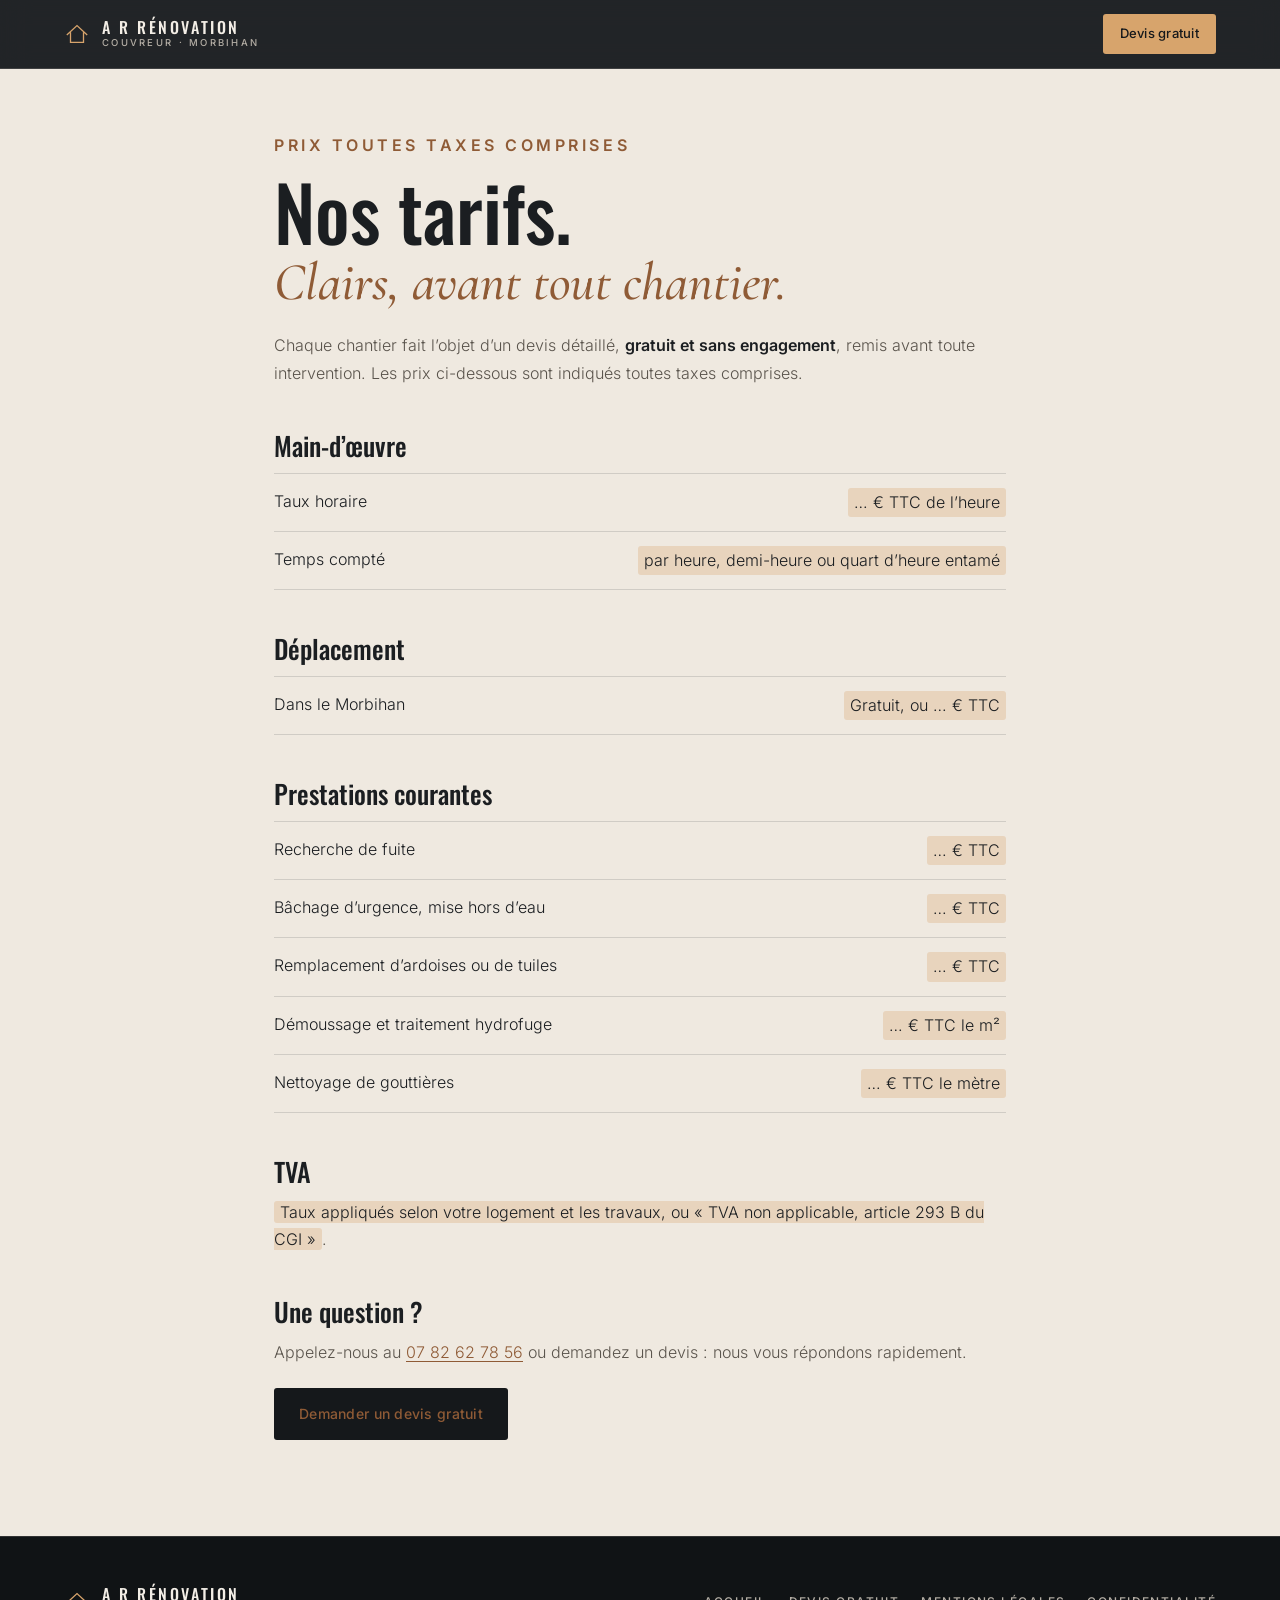
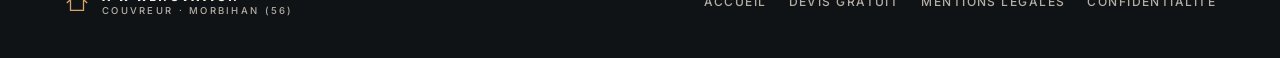
<file: tarifs.html>
<!doctype html>
<html lang="fr">
<head>
  <meta charset="utf-8">
  <meta name="viewport" content="width=device-width, initial-scale=1, viewport-fit=cover">
  <title>Nos tarifs — A R Rénovation, couvreur dans le Morbihan</title>
  <meta name="description" content="Tarifs d’A R Rénovation, couvreur dans le Morbihan : taux horaire, frais de déplacement et prix des prestations courantes. Devis gratuit.">
  <meta name="theme-color" content="#15181b">
  <link rel="icon" href="data:image/svg+xml,%3Csvg xmlns='http://www.w3.org/2000/svg' viewBox='0 0 32 32'%3E%3Crect width='32' height='32' rx='4' fill='%2315181b'/%3E%3Cpath d='M6 19 16 9l10 10' fill='none' stroke='%23d7a46c' stroke-width='2'/%3E%3C/svg%3E">
  <link rel="preload" href="fonts/oswald.woff2" as="font" type="font/woff2" crossorigin>
  <link rel="stylesheet" href="styles.css">
</head>
<body>
<a class="skip" href="#contenu">Aller au contenu</a>

<header class="nav">
  <div class="nav__inner">
    <a class="logo" href="./" aria-label="A R Rénovation, retour à l’accueil">
      <svg viewBox="0 0 28 28" aria-hidden="true"><path d="M3 15 14 5l11 10M7 12v11h14V12" fill="none" stroke="currentColor" stroke-width="1.4"/></svg>
      <span class="logo__text"><b>A R Rénovation</b><small>Couvreur · Morbihan</small></span>
    </a>
    <div class="nav__end">
      <a class="btn btn--sand btn--small" href="./#contact">Devis gratuit</a>
    </div>
  </div>
</header>

<!-- Barème des prix : obligatoire sur le site pour les dépannages, réparations et entretiens de toiture
     (arrêté du 24 janvier 2017). À COMPLÉTER : chaque élément surligné (classe "todo").
     Adapter la liste des prestations courantes : retirer celles que l'entreprise ne propose pas, en ajouter si besoin. -->
<main class="page" id="contenu" tabindex="-1">
  <div class="wrap legal">
    <p class="kicker">Prix toutes taxes comprises</p>
    <h1>Nos tarifs.<span class="accent">Clairs, avant tout chantier.</span></h1>
    <p>Chaque chantier fait l’objet d’un devis détaillé, <strong>gratuit et sans engagement</strong>, remis avant toute intervention. Les prix ci-dessous sont indiqués toutes taxes comprises.</p>

    <h2 id="main-oeuvre">Main-d’œuvre</h2>
    <ul class="prices">
      <li><span>Taux horaire</span><span class="todo">… € TTC de l’heure</span></li>
      <li><span>Temps compté</span><span class="todo">par heure, demi-heure ou quart d’heure entamé</span></li>
    </ul>

    <h2 id="deplacement">Déplacement</h2>
    <ul class="prices">
      <li><span>Dans le Morbihan</span><span class="todo">Gratuit, ou … € TTC</span></li>
    </ul>

    <h2 id="prestations">Prestations courantes</h2>
    <ul class="prices">
      <li><span>Recherche de fuite</span><span class="todo">… € TTC</span></li>
      <li><span>Bâchage d’urgence, mise hors d’eau</span><span class="todo">… € TTC</span></li>
      <li><span>Remplacement d’ardoises ou de tuiles</span><span class="todo">… € TTC</span></li>
      <li><span>Démoussage et traitement hydrofuge</span><span class="todo">… € TTC le m²</span></li>
      <li><span>Nettoyage de gouttières</span><span class="todo">… € TTC le mètre</span></li>
    </ul>

    <h2 id="tva">TVA</h2>
    <p><span class="todo">Taux appliqués selon votre logement et les travaux, ou « TVA non applicable, article 293 B du CGI »</span>.</p>

    <h2 id="question">Une question ?</h2>
    <p>Appelez-nous au <a href="tel:+33782627856">07 82 62 78 56</a> ou demandez un devis : nous vous répondons rapidement.</p>
    <a class="btn btn--dark" href="./#contact">Demander un devis gratuit</a>
  </div>
</main>

<footer class="footer">
  <div class="wrap footer__inner">
    <a class="logo" href="./">
      <svg viewBox="0 0 28 28" aria-hidden="true"><path d="M3 15 14 5l11 10M7 12v11h14V12" fill="none" stroke="currentColor" stroke-width="1.4"/></svg>
      <span class="logo__text"><b>A R Rénovation</b><small>Couvreur · Morbihan (56)</small></span>
    </a>
    <nav class="footer__links" aria-label="Liens utiles">
      <a href="./">Accueil</a>
      <a href="./#contact">Devis gratuit</a>
      <a href="mentions-legales.html">Mentions légales</a>
      <a href="mentions-legales.html#donnees">Confidentialité</a>
    </nav>
  </div>
</footer>

</body>
</html>
</file>
<file: habitat/style.css>
/* A R Rénovation — site « Rénovation de l'habitat » */

:root {
  --ink: #1d2a26;
  --ink-soft: #4a5a55;
  --forest: #1f4d40;
  --forest-dark: #143229;
  --sand: #f5f1ea;
  --line: #e3ddd2;
  --white: #ffffff;
  --accent: #e07a3f;
  --accent-hover: #c9662d;
  --radius: 14px;
  --shadow: 0 10px 30px rgba(20, 50, 41, .10);
  --font-title: 'Fraunces', Georgia, serif;
  --font-body: 'Inter', system-ui, -apple-system, 'Segoe UI', Roboto, sans-serif;
}

*, *::before, *::after { box-sizing: border-box; }
html { scroll-behavior: smooth; scroll-padding-top: 80px; }
body { margin: 0; font: 16px/1.6 var(--font-body); color: var(--ink); background: var(--white); }
img { display: block; max-width: 100%; height: auto; }
a { color: inherit; }
h1, h2, h3 { font-family: var(--font-title); font-weight: 600; line-height: 1.15; margin: 0 0 .5em; }
h1 { font-size: clamp(2.2rem, 5vw, 3.6rem); }
h2 { font-size: clamp(1.8rem, 3.6vw, 2.6rem); }
h3 { font-size: 1.2rem; }
h1 em, h2 em { font-style: italic; color: var(--forest); }
p { margin: 0 0 1em; }

.wrap { width: min(1180px, 100% - 32px); margin-inline: auto; }
.eyebrow { text-transform: uppercase; letter-spacing: .12em; font-size: .78rem; font-weight: 600; color: var(--accent); margin-bottom: .8em; }
.lead { font-size: 1.15rem; color: var(--ink-soft); max-width: 36em; }

/* Boutons : l'orange est réservé aux demandes de devis */
.btn { display: inline-flex; align-items: center; justify-content: center; gap: .5em; padding: .75em 1.3em; border-radius: 999px; font-weight: 600; text-decoration: none; border: 2px solid transparent; transition: background .2s, color .2s, border-color .2s, transform .2s; cursor: pointer; font: inherit; font-weight: 600; }
.btn--lg { padding: .95em 1.6em; }
.btn--accent { background: var(--accent); color: var(--white); }
.btn--accent:hover { background: var(--accent-hover); transform: translateY(-1px); }
.btn--ghost { border-color: var(--forest); color: var(--forest); background: transparent; }
.btn--ghost:hover { background: var(--forest); color: var(--white); }

/* En-tête */
.header { position: sticky; top: 0; z-index: 50; background: rgba(255, 255, 255, .95); backdrop-filter: blur(8px); border-bottom: 1px solid transparent; transition: border-color .2s, box-shadow .2s; }
.header.is-scrolled { border-color: var(--line); box-shadow: 0 2px 12px rgba(0, 0, 0, .05); }
.header__inner { display: flex; align-items: center; gap: 24px; height: 72px; }
.logo { display: flex; align-items: center; gap: 10px; text-decoration: none; }
.logo__mark { display: grid; place-items: center; width: 42px; height: 42px; border-radius: 10px; background: var(--forest); color: var(--white); font-family: var(--font-title); font-weight: 600; }
.logo__text { font-family: var(--font-title); font-weight: 600; font-size: 1.15rem; line-height: 1.1; }
.logo__text small { display: block; font-family: var(--font-body); font-weight: 500; font-size: .72rem; color: var(--ink-soft); }
.nav { display: flex; align-items: center; gap: 22px; margin-left: auto; }
.nav a { text-decoration: none; font-weight: 500; font-size: .95rem; }
.nav a:not(.btn):hover { color: var(--forest); }
.nav__cta { padding: .6em 1.1em; }
.header__tel { font-weight: 600; text-decoration: none; color: var(--forest); white-space: nowrap; }
.burger { display: none; margin-left: auto; width: 44px; height: 44px; border: 0; background: none; cursor: pointer; padding: 10px; }
.burger span { display: block; height: 2px; background: var(--ink); margin: 5px 0; transition: transform .2s, opacity .2s; }
.burger[aria-expanded="true"] span:nth-child(1) { transform: translateY(7px) rotate(45deg); }
.burger[aria-expanded="true"] span:nth-child(2) { opacity: 0; }
.burger[aria-expanded="true"] span:nth-child(3) { transform: translateY(-7px) rotate(-45deg); }

/* Accueil */
.hero { background: linear-gradient(180deg, var(--sand), var(--white)); padding: 64px 0 80px; }
.hero__grid { display: grid; grid-template-columns: 1.1fr .9fr; gap: 56px; align-items: center; }
.hero__actions { display: flex; flex-wrap: wrap; gap: 12px; margin: 28px 0; }
.hero__checks { list-style: none; padding: 0; margin: 0; display: flex; flex-wrap: wrap; gap: 10px 24px; color: var(--ink-soft); font-size: .95rem; }
.hero__checks li::before { content: "✓"; color: var(--forest); font-weight: 700; margin-right: 6px; }
.hero__media { position: relative; }
.hero__media img { width: 100%; aspect-ratio: 4 / 5; object-fit: cover; border-radius: 22px; box-shadow: var(--shadow); }
.hero__badge { position: absolute; left: -24px; bottom: 32px; background: var(--white); border-radius: var(--radius); padding: 16px 20px; box-shadow: var(--shadow); max-width: 220px; }
.hero__badge strong { display: block; font-family: var(--font-title); font-size: 1.6rem; color: var(--forest); }
.hero__badge span { font-size: .9rem; color: var(--ink-soft); }

/* Chiffres */
.stats { background: var(--forest); color: var(--white); padding: 40px 0; }
.stats__grid { display: grid; grid-template-columns: repeat(4, 1fr); gap: 24px; text-align: center; }
.stats strong { display: block; font-family: var(--font-title); font-size: 2.6rem; line-height: 1; }
.stats span { font-size: .9rem; opacity: .85; }

/* Sections */
.section { padding: 96px 0; }
.section--tint { background: var(--sand); }
.section--dark { background: var(--forest-dark); color: var(--white); }
.section--dark h2 em { color: #f3b088; }
.section__head { max-width: 640px; margin-bottom: 48px; }
.section__head p:last-child { color: var(--ink-soft); }
.section--dark .section__head p:last-child { color: rgba(255, 255, 255, .75); }

/* Services */
.services { display: grid; grid-template-columns: repeat(4, 1fr); gap: 20px; }
.service { background: var(--white); border: 1px solid var(--line); border-radius: var(--radius); padding: 28px 24px; display: flex; flex-direction: column; transition: transform .25s, box-shadow .25s, border-color .25s; }
.service:hover { transform: translateY(-4px); box-shadow: var(--shadow); border-color: transparent; }
.service__icon { width: 52px; height: 52px; border-radius: 12px; background: var(--sand); display: grid; place-items: center; margin-bottom: 18px; }
.service__icon svg { width: 26px; height: 26px; fill: none; stroke: var(--forest); stroke-width: 1.7; stroke-linecap: round; stroke-linejoin: round; }
.service p { color: var(--ink-soft); font-size: .95rem; flex: 1; }
.service a { color: var(--accent); font-weight: 600; text-decoration: none; font-size: .95rem; }
.service a:hover { text-decoration: underline; }

/* Atouts */
.atouts { display: grid; grid-template-columns: 1fr 1fr; gap: 64px; align-items: center; }
.atouts__media img { width: 100%; aspect-ratio: 4 / 3; object-fit: cover; border-radius: 22px; box-shadow: var(--shadow); }
.atouts__list { list-style: none; padding: 0; margin: 24px 0 0; display: grid; gap: 18px; }
.atouts__list li { padding-left: 40px; position: relative; }
.atouts__list li::before { content: "✓"; position: absolute; left: 0; top: 0; width: 28px; height: 28px; border-radius: 50%; background: var(--forest); color: var(--white); display: grid; place-items: center; font-size: .85rem; font-weight: 700; }
.atouts__list strong { display: block; }
.atouts__list span { color: var(--ink-soft); font-size: .95rem; }

/* Méthode */
.steps { list-style: none; padding: 0; margin: 0; display: grid; grid-template-columns: repeat(4, 1fr); gap: 24px; counter-reset: step; }
.steps li { position: relative; padding-top: 24px; border-top: 2px solid var(--line); }
.steps__num { font-family: var(--font-title); font-size: 2.2rem; color: var(--accent); display: block; margin-bottom: 8px; }
.steps p { color: var(--ink-soft); font-size: .95rem; }

/* Avant / après */
.compare { position: relative; max-width: 560px; margin: 0 auto 40px; aspect-ratio: 3 / 4; border-radius: 22px; overflow: hidden; --pos: 50%; }
.compare > img, .compare__before img { position: absolute; inset: 0; width: 100%; height: 100%; object-fit: cover; }
.compare__before { position: absolute; inset: 0; clip-path: inset(0 calc(100% - var(--pos)) 0 0); }
.compare__handle { position: absolute; top: 0; bottom: 0; left: var(--pos); width: 3px; background: var(--white); transform: translateX(-50%); pointer-events: none; }
.compare__handle::after { content: "⇆"; position: absolute; top: 50%; left: 50%; transform: translate(-50%, -50%); width: 44px; height: 44px; border-radius: 50%; background: var(--white); color: var(--forest); display: grid; place-items: center; font-weight: 700; box-shadow: 0 4px 12px rgba(0, 0, 0, .3); }
.compare input { position: absolute; inset: 0; width: 100%; height: 100%; opacity: 0; cursor: ew-resize; margin: 0; }
.compare__tag { position: absolute; top: 16px; padding: 4px 12px; border-radius: 999px; background: rgba(0, 0, 0, .55); font-size: .8rem; font-weight: 600; pointer-events: none; }
.compare__tag--left { left: 16px; }
.compare__tag--right { right: 16px; }
.gallery { display: grid; grid-template-columns: 1fr 1fr; gap: 20px; }
.gallery figure { margin: 0; }
.gallery img { width: 100%; aspect-ratio: 3 / 2; object-fit: cover; border-radius: var(--radius); }
.gallery figcaption { margin-top: 10px; font-size: .9rem; opacity: .8; }

/* Avis */
.reviews { display: grid; grid-template-columns: repeat(3, 1fr); gap: 20px; }
.review { margin: 0; background: var(--white); border-radius: var(--radius); padding: 28px; box-shadow: var(--shadow); }
.review::before { content: "★★★★★"; color: #f0a63a; letter-spacing: 2px; display: block; margin-bottom: 12px; }
.review footer { font-weight: 600; font-size: .9rem; }
.review--empty { box-shadow: none; border: 2px dashed var(--line); color: var(--ink-soft); }
.review--empty::before { color: var(--line); }

/* FAQ */
.faq { display: grid; grid-template-columns: 1fr 1.4fr; gap: 48px; align-items: start; }
.faq__list details { border-bottom: 1px solid var(--line); padding: 18px 0; }
.faq__list summary { cursor: pointer; font-weight: 600; list-style: none; display: flex; justify-content: space-between; gap: 16px; }
.faq__list summary::-webkit-details-marker { display: none; }
.faq__list summary::after { content: "+"; font-size: 1.4rem; line-height: 1; color: var(--accent); transition: transform .2s; }
.faq__list details[open] summary::after { transform: rotate(45deg); }
.faq__list p { margin: 12px 0 0; color: var(--ink-soft); }

/* Contact */
.contact { display: grid; grid-template-columns: .9fr 1.1fr; gap: 56px; align-items: start; }
.contact__info { display: grid; gap: 16px; margin: 28px 0 0; }
.contact__info dt { font-size: .8rem; text-transform: uppercase; letter-spacing: .08em; color: var(--ink-soft); }
.contact__info dd { margin: 0; font-weight: 600; }
.contact__info a { text-decoration: none; color: var(--forest); }
.form { background: var(--white); padding: 32px; border-radius: 22px; box-shadow: var(--shadow); display: grid; gap: 16px; }
.form__row { display: grid; grid-template-columns: 1fr 1fr; gap: 16px; }
.form label { display: grid; gap: 6px; font-size: .9rem; font-weight: 500; }
.form input, .form select, .form textarea { font: inherit; padding: 12px 14px; border: 1px solid var(--line); border-radius: 10px; background: var(--white); color: var(--ink); width: 100%; }
.form input:focus, .form select:focus, .form textarea:focus { outline: 2px solid var(--forest); outline-offset: 1px; border-color: transparent; }
.form .form__consent { display: flex; gap: 10px; align-items: flex-start; font-weight: 400; color: var(--ink-soft); }
.form__consent input { width: auto; margin-top: 4px; }
.form__note { margin: 0; font-size: .9rem; color: var(--forest); min-height: 1.4em; }
.form__note.is-error { color: #b4342a; }

/* Pied de page */
.footer { background: var(--forest-dark); color: rgba(255, 255, 255, .8); padding: 64px 0 24px; }
.footer__grid { display: grid; grid-template-columns: 2fr 1fr 1fr; gap: 40px; }
.footer h4 { color: var(--white); margin: 0 0 12px; font-size: 1rem; }
.footer a { display: block; text-decoration: none; margin-bottom: 8px; }
.footer a:hover { color: var(--white); }
.logo--light { color: var(--white); margin-bottom: 16px; }
.logo--light .logo__mark { background: var(--accent); }
.logo--light .logo__text small { color: rgba(255, 255, 255, .7); }
.footer__copy { margin-top: 40px; padding-top: 24px; border-top: 1px solid rgba(255, 255, 255, .12); font-size: .85rem; }

/* Barre d'action mobile */
.actionbar { display: none; }

/* Apparition au défilement */
.reveal { opacity: 0; transform: translateY(24px); transition: opacity .6s ease, transform .6s ease; }
.reveal.is-visible { opacity: 1; transform: none; }
@media (prefers-reduced-motion: reduce) {
  .reveal { opacity: 1; transform: none; transition: none; }
  html { scroll-behavior: auto; }
}

/* Tablette */
@media (max-width: 1024px) {
  .services { grid-template-columns: repeat(2, 1fr); }
  .steps { grid-template-columns: repeat(2, 1fr); }
  .header__tel { display: none; }
}

/* Mobile */
@media (max-width: 820px) {
  .burger { display: block; }
  .nav { position: fixed; inset: 72px 0 auto; flex-direction: column; align-items: stretch; gap: 0; background: var(--white); padding: 8px 16px 20px; border-bottom: 1px solid var(--line); box-shadow: 0 12px 24px rgba(0, 0, 0, .08); transform: translateY(-120%); transition: transform .3s; }
  .nav.is-open { transform: none; }
  .nav a { padding: 14px 0; border-bottom: 1px solid var(--line); }
  .nav .nav__cta { margin-top: 12px; border: 0; }
  .hero { padding: 40px 0 56px; }
  .hero__grid, .atouts, .faq, .contact { grid-template-columns: 1fr; gap: 36px; }
  .hero__media img { aspect-ratio: 4 / 3; }
  .hero__badge { left: 12px; bottom: 12px; }
  .stats__grid { grid-template-columns: repeat(2, 1fr); }
  .section { padding: 64px 0; }
  .reviews, .gallery { grid-template-columns: 1fr; }
  .footer__grid { grid-template-columns: 1fr; }
  body { padding-bottom: 76px; }
  .actionbar { display: grid; grid-template-columns: 1fr 1fr; gap: 10px; position: fixed; left: 0; right: 0; bottom: 0; z-index: 60; padding: 12px 16px; background: var(--white); border-top: 1px solid var(--line); transition: transform .25s; }
  .actionbar.is-hidden { transform: translateY(110%); }
}

@media (max-width: 560px) {
  .services, .steps { grid-template-columns: 1fr; }
  .form { padding: 22px; }
  .form__row { grid-template-columns: 1fr; }
  .hero__actions .btn { width: 100%; }
}
</file>
<file: styles.css>
/* A R Rénovation — feuille de style commune (accueil, tarifs, mentions légales)
   Anthracite et panneaux crème, accent sable ; titres étroits en gras et italique élégant. */

/* Polices hébergées avec le site, licence SIL Open Font License (voir fonts/) */
@font-face { font-family: 'Oswald'; src: url(fonts/oswald.woff2) format('woff2'); font-weight: 200 700; font-style: normal; font-display: swap; }
@font-face { font-family: 'Cormorant Garamond'; src: url(fonts/cormorant-italique.woff2) format('woff2'); font-weight: 500; font-style: italic; font-display: swap; }
@font-face { font-family: 'Inter'; src: url(fonts/inter.woff2) format('woff2'); font-weight: 100 900; font-style: normal; font-display: swap; }

:root {
  color-scheme: dark;

  /* Couleurs */
  --ink: #15181b;          /* anthracite : accueil, sections sombres */
  --night: #1c2124;        /* anthracite plus doux : bandeaux */
  --slate: #252b2f;        /* cartes et formulaire sur fond sombre */
  --slate-2: #313840;
  --paper: #efe9e0;        /* sections claires */
  --cream: #e5ddd0;        /* panneaux des maquettes */
  --cream-2: #f7f3ed;      /* cartes claires */
  --sand: #d7a46c;         /* accent : boutons, bandeaux */
  --sand-hover: #e3b580;
  --sand-text: #deb07c;    /* accent sur fond sombre */
  --bronze: #8f5b36;       /* accent sur fond clair */
  --text-light: #f3eee6;
  --muted-light: #b4aea5;
  --text-dark: #1b1e21;
  --muted-dark: #5a544c;
  --line-dark: rgba(243, 238, 230, .14);
  --line-light: rgba(27, 30, 33, .14);
  --alarm: #ff5a4a;        /* urgence */
  --moss: #6f7a3a;

  /* Polices */
  --font-display: 'Oswald', 'Arial Narrow', 'Roboto Condensed', sans-serif;
  --font-accent: 'Cormorant Garamond', Garamond, Georgia, serif;
  --font-body: 'Inter', system-ui, -apple-system, 'Segoe UI', Roboto, sans-serif;

  /* Mise en page */
  --wrap: 1200px;
  --gutter: 24px;
  --section: 104px;
  --radius: 3px;
}

/* ---------- Base ---------- */

*, *::before, *::after { box-sizing: border-box; }
html { scroll-behavior: smooth; scroll-padding-top: 76px; -webkit-text-size-adjust: 100%; }
body {
  margin: 0;
  background: var(--ink);
  color: var(--muted-light);
  font: 300 16px/1.6 var(--font-body);
  -webkit-font-smoothing: antialiased;
  -moz-osx-font-smoothing: grayscale;
}
h1, h2, h3, h4, p, ol, ul, dl, dd, figure, blockquote { margin: 0; }
ol, ul { padding: 0; list-style: none; }
a { color: inherit; text-decoration: none; }
img { display: block; max-width: 100%; }
button { font: inherit; color: inherit; }
strong, b { font-weight: 600; }
[hidden] { display: none !important; }
main:focus { outline: 0; }

.wrap { max-width: var(--wrap); margin: 0 auto; padding: 0 var(--gutter); }
.sr-only {
  position: absolute;
  width: 1px;
  height: 1px;
  padding: 0;
  margin: -1px;
  overflow: hidden;
  clip: rect(0 0 0 0);
  white-space: nowrap;
  border: 0;
}
.skip {
  position: absolute;
  left: 16px;
  top: -200px;
  z-index: 100;
  padding: 10px 16px;
  border-radius: var(--radius);
  background: var(--sand);
  color: var(--ink);
  font-weight: 500;
}
.skip:focus { top: calc(12px + env(safe-area-inset-top, 0px)); }
a:focus-visible, button:focus-visible, summary:focus-visible, input:focus-visible, select:focus-visible, textarea:focus-visible {
  outline: 2px solid var(--sand);
  outline-offset: 3px;
}
.section--light :focus-visible, .panel :focus-visible { outline-color: var(--bronze); }

/* ---------- Typographie ---------- */

.kicker {
  font: 600 11px/1.6 var(--font-body);
  letter-spacing: .22em;
  text-transform: uppercase;
  color: var(--sand-text);
}
.section--light .kicker, .panel .kicker, .page .kicker { color: var(--bronze); }
.kicker--dot::before {
  content: '';
  display: inline-block;
  width: 6px;
  height: 6px;
  margin-right: 10px;
  border-radius: 50%;
  background: var(--sand);
  vertical-align: 2px;
}
.title {
  font: 500 clamp(42px, 7vw, 82px)/.98 var(--font-display);
  letter-spacing: -.01em;
  color: var(--text-light);
  text-wrap: balance;
}
.title .accent {
  display: block;
  margin-top: .1em;
  font: italic 500 .8em/1.05 var(--font-accent);
  letter-spacing: 0;
  color: var(--sand-text);
}
.section--light .title { color: var(--text-dark); }
.section--light .title .accent { color: var(--bronze); }
.title--hero { font-size: clamp(50px, 8vw, 100px); }
.title--small { font-size: clamp(34px, 4.6vw, 52px); }
.lead { max-width: 560px; font-size: 17px; line-height: 1.65; color: var(--muted-light); }
.section--light .lead { color: var(--muted-dark); }

/* ---------- Boutons et liens ---------- */

.btn {
  display: inline-flex;
  align-items: center;
  justify-content: center;
  gap: 14px;
  min-height: 52px;
  padding: 0 24px;
  border: 1px solid transparent;
  border-radius: var(--radius);
  font: 500 14px/1.2 var(--font-body);
  letter-spacing: .02em;
  text-align: center;
  cursor: pointer;
  transition: background-color .2s ease, color .2s ease, border-color .2s ease;
}
.btn--sand { background: var(--sand); color: var(--ink); }
.btn--sand:hover { background: var(--sand-hover); }
.btn--dark { background: var(--ink); color: var(--text-light); }
.btn--dark:hover { background: var(--slate-2); }
.btn--line { border-color: rgba(243, 238, 230, .45); background: transparent; color: var(--text-light); }
.btn--line:hover { border-color: var(--text-light); }
.btn--small { min-height: 40px; padding: 0 16px; font-size: 13px; }
.btn--block { width: 100%; justify-content: space-between; }
.link {
  display: inline-flex;
  align-items: center;
  gap: 10px;
  padding: 6px 0;
  border-bottom: 1px solid currentColor;
  color: var(--text-light);
  font: 500 14px var(--font-body);
  transition: color .2s ease;
}
.link:hover { color: var(--sand-text); }
.ico {
  flex: none;
  width: 14px;
  height: 14px;
  fill: none;
  stroke: currentColor;
  stroke-width: 1.6;
  stroke-linecap: round;
  stroke-linejoin: round;
}
.live-dot {
  display: inline-block;
  width: 8px;
  height: 8px;
  margin-right: 10px;
  border-radius: 50%;
  background: var(--alarm);
  vertical-align: 1px;
  animation: pulse 2s ease-out infinite;
}
@keyframes pulse {
  0% { box-shadow: 0 0 0 0 rgba(255, 90, 74, .65); }
  70%, 100% { box-shadow: 0 0 0 8px rgba(255, 90, 74, 0); }
}

/* ---------- Navigation ---------- */

.nav {
  position: fixed;
  inset: 0 0 auto 0;
  z-index: 50;
  padding-top: env(safe-area-inset-top, 0px);
  border-bottom: 1px solid var(--line-dark);
  background: rgba(21, 24, 27, .94);
  -webkit-backdrop-filter: blur(14px);
  backdrop-filter: blur(14px);
}
.nav__inner {
  display: flex;
  align-items: center;
  gap: 28px;
  max-width: var(--wrap);
  height: 68px;
  margin: 0 auto;
  padding: 0 var(--gutter);
}
.logo { display: inline-flex; align-items: center; gap: 12px; color: var(--text-light); }
.logo svg { flex: none; width: 26px; height: 26px; color: var(--sand); }
.logo__text { display: flex; flex-direction: column; line-height: 1.1; }
.logo__text b { font: 500 16px/1.15 var(--font-display); letter-spacing: .16em; text-transform: uppercase; white-space: nowrap; }
.logo__text small { font: 500 9.5px/1.5 var(--font-body); letter-spacing: .24em; text-transform: uppercase; color: var(--muted-light); white-space: nowrap; }
.nav__links { display: flex; gap: 26px; margin-left: auto; }
.nav__links a {
  font: 500 12px var(--font-body);
  letter-spacing: .14em;
  text-transform: uppercase;
  color: var(--muted-light);
  white-space: nowrap;
  transition: color .2s ease;
}
.nav__links a:hover { color: var(--text-light); }
.nav__end { display: flex; align-items: center; gap: 12px; }
.logo + .nav__end { margin-left: auto; }      /* pages sans liens de navigation */
.nav__call {
  padding: 10px 12px;
  border: 1px solid var(--line-dark);
  border-radius: var(--radius);
  font: 500 13px var(--font-body);
  color: var(--text-light);
  white-space: nowrap;
  transition: border-color .2s ease;
}
.nav__call:hover { border-color: rgba(243, 238, 230, .45); }
.nav__call span { color: var(--muted-light); }
.nav__menu {
  display: none;
  position: relative;
  width: 44px;
  height: 44px;
  padding: 0;
  border: 1px solid var(--line-dark);
  border-radius: var(--radius);
  background: transparent;
  cursor: pointer;
}
.nav__menu span {
  position: absolute;
  left: 12px;
  right: 12px;
  height: 1.5px;
  background: var(--text-light);
  transition: transform .25s ease, top .25s ease;
}
.nav__menu span:first-child { top: 17px; }
.nav__menu span:last-child { top: 25px; }
.nav.is-open .nav__menu span:first-child { top: 21px; transform: rotate(45deg); }
.nav.is-open .nav__menu span:last-child { top: 21px; transform: rotate(-45deg); }
.nav.is-open { bottom: 0; background: var(--ink); }
.menu {
  max-height: calc(100vh - 68px);
  max-height: calc(100dvh - 68px - env(safe-area-inset-top, 0px));
  overflow-y: auto;
  padding: 8px var(--gutter) 24px;
  border-top: 1px solid var(--line-dark);
}
.menu a {
  display: flex;
  align-items: baseline;
  gap: 16px;
  padding: 14px 0;
  border-bottom: 1px solid var(--line-dark);
  font: 500 24px/1.2 var(--font-display);
  color: var(--text-light);
}
.menu a span { font: 600 11px var(--font-body); letter-spacing: .2em; color: var(--sand-text); }

/* ---------- Accueil ---------- */

.hero {
  position: relative;
  display: flex;
  flex-direction: column;
  justify-content: center;
  min-height: 100vh;
  min-height: 100svh;
  padding: 112px 0 72px;
  overflow: hidden;
  background:
    linear-gradient(90deg, rgba(21, 24, 27, .97) 0%, rgba(21, 24, 27, .88) 42%, rgba(21, 24, 27, .6) 100%),
    url(realisations/fond-accueil.jpg) center / cover no-repeat,
    var(--ink);
}
.hero::after {
  content: '';
  position: absolute;
  inset: auto 0 0 0;
  height: 140px;
  background: linear-gradient(rgba(21, 24, 27, 0), rgba(21, 24, 27, .92));
  pointer-events: none;
}
.hero__grid {
  position: relative;
  z-index: 1;
  display: grid;
  grid-template-columns: minmax(0, 1fr) minmax(0, 1.05fr);
  align-items: center;
  gap: 24px;
}
.hero__text { display: flex; flex-direction: column; align-items: flex-start; gap: 22px; }
.hero .lead { color: #d6d0c7; }
.actions { display: flex; flex-wrap: wrap; align-items: center; gap: 18px 28px; margin-top: 6px; }
.proofs { display: flex; flex-wrap: wrap; align-items: center; gap: 10px 22px; margin-top: 10px; }
.proofs li {
  display: flex;
  align-items: center;
  font: 600 10.5px/1.4 var(--font-body);
  letter-spacing: .2em;
  text-transform: uppercase;
  color: var(--muted-light);
}
.proofs li::before {
  content: '';
  width: 5px;
  height: 5px;
  margin-right: 10px;
  border-radius: 50%;
  background: var(--sand);
}
.urgence {
  display: inline-flex;
  align-items: center;
  padding: 9px 16px;
  border: 1px solid rgba(255, 90, 74, .35);
  border-radius: 999px;
  background: rgba(21, 24, 27, .55);
  font-size: 14px;
  color: var(--muted-light);
  transition: border-color .2s ease;
}
.urgence b { margin-left: 6px; font-weight: 500; color: var(--text-light); text-decoration: underline; text-decoration-color: rgba(243, 238, 230, .4); text-underline-offset: 3px; }
.urgence:hover { border-color: rgba(255, 90, 74, .7); }
.hero__stage { position: relative; height: clamp(420px, 64vh, 640px); }
.hero__stage canvas, .maquette__view canvas, .clean__view canvas {
  position: absolute;
  inset: 0;
  display: block;
  width: 100%;
  height: 100%;
  cursor: grab;
  touch-action: pan-y;
}
.hint {
  position: absolute;
  left: 50%;
  bottom: 0;
  display: flex;
  align-items: center;
  gap: 10px;
  transform: translateX(-50%);
  font: 600 10.5px var(--font-body);
  letter-spacing: .2em;
  text-transform: uppercase;
  color: var(--muted-light);
  white-space: nowrap;
  pointer-events: none;
}
.hint i { width: 6px; height: 6px; border-radius: 50%; background: var(--sand); }
.hero__scroll {
  position: absolute;
  left: max(var(--gutter), calc((100% - var(--wrap)) / 2 + var(--gutter)));
  bottom: 28px;
  z-index: 1;
  display: flex;
  align-items: center;
  gap: 10px;
  font: 600 10.5px var(--font-body);
  letter-spacing: .2em;
  text-transform: uppercase;
  color: var(--muted-light);
}

/* Bandeau défilant (le contenu est doublé : il boucle sans à-coup) */
.marquee { overflow: hidden; background: var(--sand); color: var(--ink); }
.marquee__track {
  display: flex;
  align-items: center;
  width: max-content;
  padding: 18px 0;
  animation: marquee 36s linear infinite;
}
.marquee__track > * { margin-right: 34px; }
.marquee span { font: 500 15px/1 var(--font-display); letter-spacing: .2em; text-transform: uppercase; }
.star { flex: none; width: 11px; height: 11px; fill: currentColor; }
@keyframes marquee { to { transform: translateX(-50%); } }

/* ---------- Sections ---------- */

.section { padding: var(--section) 0; }
.section--dark { background: var(--ink); }
.section--dark + .section--dark { border-top: 1px solid var(--line-dark); }
.section--light { background: var(--paper); color: var(--muted-dark); }
.section--tight { padding-top: calc(var(--section) - 16px); }
.head { display: flex; flex-direction: column; gap: 18px; max-width: 760px; margin-bottom: 52px; }
.head--small { margin-bottom: 32px; }
.panel { padding: 28px; border-radius: var(--radius); background: var(--cream); color: var(--muted-dark); }
.panel__label {
  font: 600 10.5px/1.6 var(--font-body);
  letter-spacing: .2em;
  text-transform: uppercase;
  color: #7d7468;
}
.note {
  position: absolute;
  left: 16px;
  right: 16px;
  bottom: 12px;
  display: flex;
  justify-content: space-between;
  gap: 12px;
  font: 500 11px/1.3 var(--font-body);
  color: #6f675c;
  pointer-events: none;
}
.note span { padding: 3px 9px; border-radius: 999px; background: rgba(247, 243, 237, .78); }

/* Curseurs : la partie parcourue suit --val (mis à jour par les scripts) */
.range { display: flex; flex-direction: column; gap: 10px; }
.range input {
  --val: 0%;
  width: 100%;
  height: 24px;
  margin: 0;
  background: transparent;
  cursor: pointer;
  -webkit-appearance: none;
  appearance: none;
}
.range input::-webkit-slider-runnable-track {
  height: 3px;
  border-radius: 2px;
  background: linear-gradient(90deg, var(--bronze) var(--val), rgba(27, 30, 33, .18) var(--val));
}
.range input::-moz-range-track { height: 3px; border-radius: 2px; background: rgba(27, 30, 33, .18); }
.range input::-moz-range-progress { height: 3px; border-radius: 2px; background: var(--bronze); }
.range input::-webkit-slider-thumb {
  width: 20px;
  height: 20px;
  margin-top: -8.5px;
  border: 3px solid var(--cream-2);
  border-radius: 50%;
  background: var(--bronze);
  box-shadow: 0 1px 5px rgba(0, 0, 0, .3);
  -webkit-appearance: none;
  appearance: none;
}
.range input::-moz-range-thumb {
  width: 14px;
  height: 14px;
  border: 3px solid var(--cream-2);
  border-radius: 50%;
  background: var(--bronze);
  box-shadow: 0 1px 5px rgba(0, 0, 0, .3);
}

/* Petits boutons arrondis : couches, couvertures de la simulation, symptômes */
.pill, .couches button, .clean-pill, .symptom {
  display: inline-flex;
  align-items: center;
  gap: 8px;
  padding: 8px 14px;
  border: 1px solid var(--line-light);
  border-radius: 999px;
  background: var(--cream-2);
  font: 500 13px/1.2 var(--font-body);
  color: var(--text-dark);
  cursor: pointer;
  transition: background-color .2s ease, color .2s ease, border-color .2s ease;
}
.pill:hover, .couches button:hover, .clean-pill:hover, .symptom:hover { border-color: rgba(27, 30, 33, .4); }
.clean-pill[aria-pressed="true"], .symptom[aria-pressed="true"] { border-color: var(--ink); background: var(--ink); color: var(--text-light); }
.symptom[aria-pressed="true"]::before { content: '✓'; }

/* ---------- Services ---------- */

.services {
  display: grid;
  grid-template-columns: repeat(3, 1fr);
  border-top: 1px solid var(--line-dark);
  border-left: 1px solid var(--line-dark);
}
.service {
  display: flex;
  flex-direction: column;
  gap: 14px;
  padding: 30px 28px 30px;
  border-right: 1px solid var(--line-dark);
  border-bottom: 1px solid var(--line-dark);
  transition: background-color .25s ease;
}
.service:hover { background: rgba(243, 238, 230, .03); }
.service__num { font: 500 13px var(--font-display); letter-spacing: .16em; color: var(--sand-text); }
.service svg { width: 34px; height: 34px; margin: 6px 0 4px; color: var(--text-light); }
.service h3 { font: 500 30px/1.05 var(--font-display); color: var(--text-light); }
.service p { flex: 1; font-size: 15px; }
.service__cta, .card__cta {
  display: inline-flex;
  align-items: center;
  align-self: flex-start;
  gap: 10px;
  padding: 4px 0;
  font: 600 11.5px/1.4 var(--font-body);
  letter-spacing: .16em;
  text-transform: uppercase;
  color: var(--sand-text);
  transition: gap .2s ease;
}
.service__cta:hover, .card__cta:hover { gap: 14px; }
.swipe {
  display: none;
  align-items: center;
  gap: 8px;
  margin-top: 12px;
  font: 600 10.5px/1.4 var(--font-body);
  letter-spacing: .2em;
  text-transform: uppercase;
  color: var(--muted-light);
}
.section--light .swipe { color: #7d7468; }
.service__more { align-self: flex-start; font-size: 13.5px; color: var(--muted-light); text-decoration: underline; text-underline-offset: 3px; }

/* ---------- 01 / Toiture : maquette ---------- */

.maquette { display: grid; grid-template-columns: minmax(0, .9fr) minmax(0, 1.6fr); gap: 28px; }
.maquette__covers { display: flex; flex-direction: column; gap: 16px; }
.covers { display: grid; grid-template-columns: repeat(2, 1fr); gap: 10px; }
.cover-card {
  display: flex;
  flex-direction: column;
  align-items: flex-start;
  gap: 12px;
  padding: 14px;
  border: 1px solid var(--line-light);
  border-radius: var(--radius);
  background: var(--cream-2);
  font: 500 13px/1.2 var(--font-body);
  color: var(--text-dark);
  text-align: left;
  cursor: pointer;
  transition: border-color .2s ease, box-shadow .2s ease, background-color .2s ease;
}
.cover-card:hover { border-color: rgba(27, 30, 33, .35); }
.cover-card[aria-pressed="true"] { border-color: var(--bronze); background: #fff; box-shadow: inset 0 0 0 1px var(--bronze); }
/* Échantillon de chaque couverture, posé de biais comme une pièce sur un présentoir */
.swatch {
  align-self: center;
  width: 44px;
  height: 62px;
  margin: 8px 0 6px;
  border-radius: 3px;
  box-shadow: 0 12px 14px -8px rgba(0, 0, 0, .45), inset 0 1px 0 rgba(255, 255, 255, .18);
  transform: perspective(240px) rotateX(28deg) rotateZ(-14deg);
}
.swatch--ardoise {
  background: linear-gradient(165deg, rgba(255, 255, 255, .14), rgba(0, 0, 0, .28)), url(textures/ardoise.webp) center / 140px, #3d444c;
}
.swatch--plate {
  background: linear-gradient(165deg, rgba(255, 255, 255, .18), rgba(0, 0, 0, .22)), url(textures/terre_cuite.webp) center / 140px, #86402a;
  background-blend-mode: normal, multiply, normal;
}
.swatch--romane {
  background:
    linear-gradient(90deg, rgba(0, 0, 0, .3), rgba(255, 255, 255, .22) 38%, rgba(0, 0, 0, .12) 70%, rgba(0, 0, 0, .34)) 0 0 / 22px 100%,
    url(textures/terre_cuite.webp) center / 140px,
    #b45a2e;
  background-blend-mode: normal, multiply, normal;
}
.swatch--acier {
  background:
    linear-gradient(165deg, rgba(255, 255, 255, .16), rgba(0, 0, 0, .25)),
    repeating-linear-gradient(90deg, #2b3035 0 8px, #4c535a 8px 10px, #22262a 10px 12px, #2b3035 12px 15px);
}
.cover-info { display: flex; flex-direction: column; gap: 8px; padding-top: 18px; border-top: 1px solid var(--line-light); }
.cover-info__title { font: italic 500 30px/1.1 var(--font-accent); color: var(--text-dark); }
.cover-info > p:last-of-type { font-size: 14.5px; line-height: 1.6; }
.specs { margin-top: 10px; border-top: 1px solid var(--line-light); }
.specs div { display: flex; justify-content: space-between; align-items: baseline; gap: 16px; padding: 10px 0; border-bottom: 1px solid var(--line-light); }
.specs dd { font: 500 15px/1.3 var(--font-display); letter-spacing: .02em; color: var(--text-dark); text-align: right; }
.specs__big dd { font-size: 34px; line-height: 1; }
.maquette__stage { display: flex; flex-direction: column; gap: 14px; min-width: 0; }
.maquette__bar { display: flex; flex-wrap: wrap; align-items: center; gap: 10px 12px; }
.maquette__bar .panel__label { margin-right: auto; }
.seg { display: inline-flex; padding: 3px; border: 1px solid var(--line-light); border-radius: 999px; background: var(--cream-2); }
.seg button {
  padding: 7px 14px;
  border: 0;
  border-radius: 999px;
  background: none;
  font: 500 12.5px/1.2 var(--font-body);
  color: var(--muted-dark);
  cursor: pointer;
  transition: background-color .2s ease, color .2s ease;
}
.seg button[aria-pressed="true"] { background: var(--ink); color: var(--text-light); }
.maquette__view, .clean__view {
  position: relative;
  overflow: hidden;
  border-radius: var(--radius);
  background: radial-gradient(ellipse at 50% 40%, #f8f4ee 0%, #ebe4d8 55%, #dcd2c2 100%);
}
.maquette__view { height: clamp(340px, 54vh, 540px); }
.couches { display: flex; flex-wrap: wrap; gap: 8px; }
.couches button { padding: 5px 13px 5px 5px; color: var(--muted-dark); }
.couches b {
  display: inline-grid;
  place-items: center;
  width: 22px;
  height: 22px;
  border-radius: 50%;
  background: var(--cream);
  font: 600 11px/1 var(--font-body);
  color: var(--text-dark);
  transition: background-color .2s ease, color .2s ease;
}
.couches button.is-done b { background: var(--bronze); color: #fff; }
.couches button[aria-current="step"] { border-color: var(--bronze); color: var(--text-dark); box-shadow: inset 0 0 0 1px var(--bronze); }
.couche-info { display: flex; flex-direction: column; gap: 4px; padding: 14px 16px; border-left: 2px solid var(--bronze); background: rgba(255, 255, 255, .45); }
.couche-info p:last-child { font-size: 14.5px; line-height: 1.6; }
.couche-info strong { color: var(--text-dark); }

/* Transition entre deux sections */
.band { padding: 56px 0; border-top: 1px solid var(--line-dark); background: var(--night); }
.band .wrap { display: flex; flex-direction: column; gap: 10px; }
.band__quote { font: italic 500 clamp(30px, 4.4vw, 48px)/1.1 var(--font-accent); color: var(--text-light); }

/* ---------- 02 / Entretien : simulation, méthode, nettoyage ---------- */

.clean { display: grid; grid-template-columns: minmax(0, 1.55fr) minmax(0, 1fr); gap: 28px; }
.clean__view { min-height: 440px; }
.clean__view .panel__label { position: absolute; top: 16px; left: 16px; z-index: 1; }
.clean__side { display: flex; flex-direction: column; gap: 14px; }
.pills { display: flex; flex-wrap: wrap; gap: 8px; }
.clean__title { margin-top: 8px; font: 500 34px/1.05 var(--font-display); color: var(--text-dark); }
.clean__side > p { font-size: 15px; }
.range__ends { display: flex; justify-content: space-between; margin-top: -8px; font: 500 12px var(--font-body); color: #7d7468; }
.legend { display: flex; flex-wrap: wrap; align-items: center; gap: 8px 18px; font: 500 12.5px var(--font-body); color: var(--muted-dark); }
.legend__dirty::before, .legend__clean::before {
  content: '';
  display: inline-block;
  width: 8px;
  height: 8px;
  margin-right: 8px;
  border-radius: 50%;
  vertical-align: 1px;
}
.legend__dirty::before { background: var(--moss); }
.legend__clean::before { background: var(--bronze); }
.legend__value { margin-left: auto; font: 500 14px var(--font-display); letter-spacing: .06em; color: var(--text-dark); }

.method { display: grid; grid-template-columns: repeat(3, 1fr); margin-top: 56px; border-top: 1px solid var(--line-light); }
.method li { display: grid; align-content: start; gap: 10px; padding: 28px 28px 0 0; }
.method li + li { padding-left: 28px; border-left: 1px solid var(--line-light); }
.method__num, .steps__num { font: 500 14px var(--font-display); letter-spacing: .16em; color: var(--bronze); }
.method h3 { font: 500 26px/1.1 var(--font-display); color: var(--text-dark); }
.method p { font-size: 15px; }

.clean-services { margin-top: 88px; padding-top: 72px; border-top: 1px solid var(--line-light); }
.cards { display: grid; grid-template-columns: repeat(4, 1fr); gap: 12px; }
.card {
  display: flex;
  flex-direction: column;
  gap: 12px;
  padding: 26px 22px;
  border: 1px solid var(--line-light);
  border-radius: var(--radius);
  background: var(--cream-2);
}
.card svg { width: 32px; height: 32px; color: var(--text-dark); }
.card h4 { margin-top: 16px; font: 500 24px/1.1 var(--font-display); color: var(--text-dark); }
.card p { flex: 1; font-size: 14.5px; }
.card__cta { color: var(--bronze); }

/* ---------- 03 / Réalisations ---------- */

.works { display: grid; grid-template-columns: minmax(0, 1.7fr) minmax(0, 1fr); gap: 16px; align-items: start; }
.work figcaption { display: flex; flex-direction: column; gap: 4px; padding-top: 14px; font: 500 22px/1.2 var(--font-display); color: var(--text-light); }
.photo { position: relative; overflow: hidden; border-radius: var(--radius); background: var(--slate); }
.photo img { width: 100%; height: 100%; object-fit: cover; opacity: 0; transition: opacity .4s ease; }
.photo.is-loaded img { opacity: 1; }
.photo--pair { aspect-ratio: 4 / 3; }
.tag {
  position: absolute;
  top: 14px;
  left: 14px;
  z-index: 2;
  padding: 5px 12px;
  border-radius: 999px;
  background: rgba(21, 24, 27, .72);
  font: 600 10.5px/1.4 var(--font-body);
  letter-spacing: .2em;
  text-transform: uppercase;
  color: var(--text-light);
  pointer-events: none;
}
.photo--pair .tag { display: none; }
.photo--pair.is-loaded .tag { display: block; }
.photo--pair .tag--after { top: calc(50% + 14px); }
.compare { --pos: 50%; position: relative; overflow: hidden; aspect-ratio: 16 / 10; border-radius: var(--radius); background: var(--slate); }
.compare__side { position: absolute; inset: 0; }
.compare__side img { position: absolute; inset: 0; object-position: var(--focus, 50% 50%); }
.compare__side--after { clip-path: inset(0 0 0 var(--pos)); }
.compare__tag--after { left: auto; right: 14px; }
.compare__line { position: absolute; top: 0; bottom: 0; left: var(--pos); z-index: 2; width: 2px; margin-left: -1px; background: var(--sand); pointer-events: none; }
.compare__line::after {
  content: '';
  position: absolute;
  top: 50%;
  left: 50%;
  width: 46px;
  height: 46px;
  margin: -23px 0 0 -23px;
  border-radius: 50%;
  background: var(--sand) url("data:image/svg+xml,%3Csvg xmlns='http://www.w3.org/2000/svg' viewBox='0 0 24 24'%3E%3Cpath d='M9 6 3 12l6 6M15 6l6 6-6 6' fill='none' stroke='%2315181b' stroke-width='1.6'/%3E%3C/svg%3E") center / 22px no-repeat;
  box-shadow: 0 2px 12px rgba(0, 0, 0, .35);
}
.compare:focus-within .compare__line::after { outline: 2px solid var(--text-light); outline-offset: 3px; }
.compare__range { position: absolute; inset: 0; z-index: 3; width: 100%; height: 100%; margin: 0; opacity: 0; cursor: ew-resize; }
.works__cta { margin-top: 36px; }

/* Avis clients (section masquée tant qu'il n'y a pas de vrais avis) */
.reviews { display: grid; grid-template-columns: repeat(3, 1fr); gap: 12px; }
.review { display: flex; flex-direction: column; gap: 16px; padding: 26px; border: 1px solid var(--line-dark); border-radius: var(--radius); background: var(--slate); }
.review__stars {
  align-self: flex-start;
  font-size: 18px;
  letter-spacing: .12em;
  background: linear-gradient(90deg, var(--sand) calc(var(--note, 5) * 20%), rgba(243, 238, 230, .2) 0);
  -webkit-background-clip: text;
  background-clip: text;
  color: transparent;
}
.review__text { flex: 1; font: italic 500 22px/1.3 var(--font-accent); color: var(--text-light); }
.review__author { display: flex; flex-direction: column; gap: 2px; }
.review__author b { font-weight: 500; color: var(--text-light); }
.review.is-empty .review__text { font: 400 15px/1.5 var(--font-body); color: var(--muted-light); }
.reviews__note { max-width: 640px; margin-top: 18px; font-size: 12.5px; }
.reviews__cta { display: flex; flex-wrap: wrap; align-items: center; gap: 14px 24px; margin-top: 24px; }
.reviews__cta a:not([href]) { opacity: .4; pointer-events: none; }

/* ---------- 04 / Diagnostic ---------- */

.diag { display: grid; grid-template-columns: minmax(0, 1fr) minmax(0, 1.1fr); gap: 48px; align-items: center; }
.diag .head { margin-bottom: 0; }
.diag__box { display: flex; flex-direction: column; gap: 18px; padding: 30px; }
.symptoms { display: flex; flex-wrap: wrap; gap: 8px; }
.symptom { padding: 10px 14px; font-size: 13.5px; }

/* ---------- 05 / Méthode ---------- */

.steps { display: grid; grid-template-columns: repeat(4, 1fr); border-top: 1px solid var(--line-dark); }
.steps li { display: grid; align-content: start; gap: 10px; padding: 28px 24px 0 0; }
.steps li + li { padding-left: 24px; border-left: 1px solid var(--line-dark); }
.steps__num { color: var(--sand-text); }
.steps h3 { font: 500 26px/1.1 var(--font-display); color: var(--text-light); }
.steps p { font-size: 15px; }

/* ---------- Questions ---------- */

.faq-wrap { display: grid; grid-template-columns: minmax(0, .8fr) minmax(0, 1.2fr); gap: 48px; align-items: start; }
.faq-wrap .head { margin-bottom: 0; }
.faq { border-top: 1px solid var(--line-light); }
.faq details { border-bottom: 1px solid var(--line-light); }
.faq summary {
  position: relative;
  padding: 20px 44px 20px 0;
  list-style: none;
  font: 500 20px/1.25 var(--font-display);
  color: var(--text-dark);
  cursor: pointer;
}
.faq summary::-webkit-details-marker { display: none; }
.faq summary::after {
  content: '+';
  position: absolute;
  right: 4px;
  top: 50%;
  transform: translateY(-50%);
  font: 300 26px/1 var(--font-body);
  color: var(--bronze);
}
.faq details[open] summary::after { content: '−'; }
.faq details p { padding: 0 44px 22px 0; font-size: 15.5px; }
.faq a { color: var(--bronze); text-decoration: underline; text-underline-offset: 3px; }

/* Bandeau d'appel */
.cta-band { display: block; background: var(--sand); color: var(--ink); transition: background-color .2s ease; }
.cta-band:hover { background: var(--sand-hover); }
.cta-band__inner {
  display: flex;
  align-items: center;
  justify-content: space-between;
  gap: 20px;
  padding-top: 30px;
  padding-bottom: 30px;
  font: 500 clamp(26px, 4vw, 40px)/1.1 var(--font-display);
}
.cta-band .ico { width: 28px; height: 28px; stroke-width: 1.4; }

/* ---------- Contact ---------- */

.contact { display: grid; grid-template-columns: minmax(0, 1fr) minmax(0, 1.05fr); gap: 56px; align-items: start; }
.contact__intro { display: flex; flex-direction: column; gap: 28px; }
.contact .head { margin-bottom: 0; }
.coords { border-top: 1px solid var(--line-dark); }
.coords div { display: flex; justify-content: space-between; align-items: baseline; gap: 16px; padding: 14px 0; border-bottom: 1px solid var(--line-dark); }
.coords dd { color: var(--text-light); text-align: right; }
.coords a { text-decoration: underline; text-decoration-color: rgba(243, 238, 230, .35); text-underline-offset: 3px; }
.urgent {
  display: flex;
  flex-direction: column;
  align-items: flex-start;
  gap: 12px;
  padding: 22px;
  border: 1px solid rgba(255, 90, 74, .35);
  border-radius: var(--radius);
  background: rgba(255, 90, 74, .06);
}
.urgent .kicker { display: flex; align-items: center; color: var(--text-light); }
.form {
  display: flex;
  flex-direction: column;
  gap: 16px;
  padding: 30px;
  border: 1px solid var(--line-dark);
  border-radius: var(--radius);
  background: var(--slate);
}
.form__row { display: grid; grid-template-columns: 1fr 1fr; gap: 16px; }
.form label {
  display: flex;
  flex-direction: column;
  gap: 8px;
  font: 600 10.5px/1.6 var(--font-body);
  letter-spacing: .18em;
  text-transform: uppercase;
  color: var(--muted-light);
}
.form input, .form select, .form textarea {
  width: 100%;
  padding: 13px 14px;
  border: 1px solid var(--line-dark);
  border-radius: var(--radius);
  background: var(--ink);
  color: var(--text-light);
  font: 400 16px/1.4 var(--font-body);
  letter-spacing: 0;
  text-transform: none;
}
.form input:focus, .form select:focus, .form textarea:focus { outline: 0; border-color: var(--sand); box-shadow: 0 0 0 1px var(--sand); }
.form textarea { resize: vertical; }
.form__legend { font-size: 13px; }
.req { color: var(--sand); }
.form__note { text-align: center; color: var(--muted-light); }
.form__privacy { font-size: 12.5px; line-height: 1.5; text-align: center; }
.form__privacy a { color: var(--text-light); text-decoration: underline; text-underline-offset: 2px; }
.send { display: flex; flex-direction: column; gap: 14px; padding: 20px; border: 1px solid var(--line-dark); border-radius: var(--radius); background: rgba(0, 0, 0, .25); }
.send__title { font: italic 500 28px/1.1 var(--font-accent); color: var(--sand-text); outline: 0; }
.send__text { font-size: 14px; }
.send__actions { display: flex; flex-wrap: wrap; gap: 10px; }
.send__actions > * { flex: 1 1 180px; }
.send__actions .ico { width: 18px; height: 18px; }
.send__edit {
  align-self: flex-start;
  padding: 4px 0;
  border: 0;
  background: none;
  font: 400 14px var(--font-body);
  color: var(--muted-light);
  text-decoration: underline;
  text-underline-offset: 3px;
  cursor: pointer;
}
.send__edit:hover { color: var(--text-light); }

/* ---------- Pied de page ---------- */

.footer { padding: 48px 0 40px; border-top: 1px solid var(--line-dark); background: #101315; }
.footer__inner { display: flex; flex-wrap: wrap; align-items: center; justify-content: space-between; gap: 24px; }
.footer__links { display: flex; flex-wrap: wrap; gap: 10px 22px; }
.footer__links a { font: 500 12px var(--font-body); letter-spacing: .12em; text-transform: uppercase; color: var(--muted-light); transition: color .2s ease; }
.footer__links a:hover { color: var(--text-light); }
.actionbar { display: none; }

/* ---------- Pages tarifs et mentions légales ---------- */

.page { min-height: 70vh; padding: 132px 0 96px; background: var(--paper); color: var(--muted-dark); }
.legal { max-width: 780px; }
.legal h1 { margin: 14px 0 22px; font: 500 clamp(44px, 7vw, 76px)/1 var(--font-display); color: var(--text-dark); }
.legal h1 .accent { display: block; margin-top: .1em; font: italic 500 .7em/1.05 var(--font-accent); color: var(--bronze); }
.legal h2 { margin: 44px 0 12px; font: 500 26px/1.15 var(--font-display); color: var(--text-dark); }
.legal p, .legal li { margin-bottom: 10px; font-size: 16px; line-height: 1.7; }
.legal ul { padding-left: 20px; list-style: disc; }
.legal a { color: var(--bronze); text-decoration: underline; text-underline-offset: 3px; }
.legal strong { color: var(--text-dark); }
.legal .todo { padding: 1px 6px; border-radius: 3px; background: rgba(215, 164, 108, .3); color: var(--text-dark); }
.legal .updated { font-size: 14px; }
.prices { margin: 8px 0 12px; border-top: 1px solid var(--line-light); }
.prices li { display: flex; flex-wrap: wrap; justify-content: space-between; gap: 6px 20px; margin: 0; padding: 14px 0; border-bottom: 1px solid var(--line-light); list-style: none; }
.prices li span:first-child { color: var(--text-dark); }
.legal ul.prices { padding-left: 0; }
.page .btn { margin-top: 12px; text-decoration: none; }

/* ---------- Sans 3D : la page reste complète ---------- */

.no-3d .needs-3d, .no-3d-maquette .maquette .needs-3d, .no-3d-clean .clean { display: none !important; }
.no-3d .hero__stage { display: none; }
.no-3d .hero__grid { grid-template-columns: 1fr; }
.no-3d .hero { min-height: auto; }

/* ---------- Animations réduites ---------- */

@media (prefers-reduced-motion: reduce) {
  html { scroll-behavior: auto; }
  .marquee__track, .live-dot { animation: none; }
}

/* ---------- Écrans moyens ---------- */

@media (max-width: 1179px) {
  .nav__call { display: none; }
}

/* ---------- Tablettes et téléphones ---------- */

@media (max-width: 999px) {
  :root { --section: 80px; }
  .nav__links, .nav__cta { display: none; }
  .nav__end { margin-left: auto; }
  .nav__menu { display: block; }
  .hero {
    min-height: auto;
    padding: 108px 0 36px;
    background:
      linear-gradient(180deg, rgba(21, 24, 27, .93) 0%, rgba(21, 24, 27, .82) 55%, rgba(21, 24, 27, .96) 100%),
      url(realisations/fond-accueil.jpg) center / cover no-repeat,
      var(--ink);
  }
  .hero__grid { grid-template-columns: 1fr; gap: 12px; }
  .hero__stage { height: clamp(320px, 86vw, 540px); }
  .hero__scroll { display: none; }
  .services { grid-template-columns: repeat(2, 1fr); }
  /* Maquette : couvertures, puis la 3D et ses commandes, puis le détail de la couverture */
  .maquette { display: flex; flex-direction: column; gap: 16px; }
  .maquette__covers { display: contents; }
  .maquette__stage { order: 2; }
  .cover-info { order: 3; }
  .covers { grid-template-columns: repeat(4, 1fr); }
  .clean { grid-template-columns: 1fr; }
  .clean__view { min-height: 380px; }
  .method { grid-template-columns: 1fr; }
  .method li, .method li + li { padding: 22px 0; border-left: 0; }
  .method li + li { border-top: 1px solid var(--line-light); }
  .cards { grid-template-columns: repeat(2, 1fr); }
  .works { grid-template-columns: 1fr; }
  .diag, .faq-wrap, .contact { grid-template-columns: 1fr; gap: 32px; }
  .steps { grid-template-columns: repeat(2, 1fr); }
  .steps li, .steps li + li { padding: 24px 24px 24px 0; border-left: 0; }
  .steps li:nth-child(even) { padding-left: 24px; border-left: 1px solid var(--line-dark); }
  .steps li:nth-child(n + 3) { border-top: 1px solid var(--line-dark); }
  .reviews { grid-template-columns: 1fr; }
  .actionbar {
    position: fixed;
    left: 0;
    right: 0;
    bottom: 0;
    z-index: 60;
    display: flex;
    gap: 10px;
    padding: 10px max(16px, env(safe-area-inset-right, 0px)) calc(10px + env(safe-area-inset-bottom, 0px)) max(16px, env(safe-area-inset-left, 0px));
    border-top: 1px solid var(--line-dark);
    background: rgba(21, 24, 27, .9);
    -webkit-backdrop-filter: blur(14px);
    backdrop-filter: blur(14px);
    transition: transform .25s ease;
  }
  .actionbar > * { flex: 1; }
  .actionbar.is-hidden { transform: translateY(110%); }
  .actionbar__call {
    display: inline-flex;
    align-items: center;
    justify-content: center;
    gap: 8px;
    min-height: 48px;
    border: 1px solid rgba(243, 238, 230, .45);
    border-radius: var(--radius);
    font: 500 14px var(--font-body);
    color: var(--text-light);
  }
  .actionbar__call svg { width: 18px; height: 18px; }
  .actionbar .btn { min-height: 48px; }
  body { padding-bottom: 70px; }
}

@media (max-width: 640px) {
  :root { --gutter: 16px; --section: 48px; }
  .title { font-size: clamp(36px, 10.4vw, 52px); }
  .title--hero { font-size: clamp(42px, 12.4vw, 58px); }
  .title--small { font-size: clamp(30px, 8.6vw, 40px); }
  .lead { font-size: 15.5px; line-height: 1.55; }
  .head { gap: 10px; margin-bottom: 26px; }
  .logo__text b { font-size: 15px; letter-spacing: .14em; }
  .page { padding: 100px 0 56px; }

  /* Accueil */
  .hero { padding: 96px 0 20px; }
  .hero__text { gap: 14px; }
  .actions { gap: 12px 24px; margin-top: 2px; }
  .actions .btn { width: 100%; justify-content: space-between; }
  .proofs { margin-top: 0; gap: 6px 16px; }
  .hero__stage { height: clamp(280px, 80vw, 420px); }
  .marquee__track { padding: 14px 0; }

  /* Services et nettoyage : des cartes qui défilent au doigt */
  .services, .cards {
    grid-template-columns: none;
    grid-auto-flow: column;
    grid-auto-columns: 80%;
    gap: 10px;
    margin: 0 calc(-1 * var(--gutter));
    padding: 0 var(--gutter) 4px;
    overflow-x: auto;
    border: 0;
    scroll-snap-type: x mandatory;
    scroll-padding: 0 var(--gutter);
    scrollbar-width: none;
  }
  .services::-webkit-scrollbar, .cards::-webkit-scrollbar { display: none; }
  .service, .card { scroll-snap-align: start; }
  .service { gap: 10px; padding: 22px 18px; border: 1px solid var(--line-dark); border-radius: var(--radius); }
  .service svg { margin: 0; }
  .service h3 { font-size: 26px; }
  .card { gap: 10px; padding: 20px 18px; }
  .card h4 { margin-top: 4px; font-size: 22px; }
  .swipe { display: flex; }

  /* 01 / Toiture : couvertures sur une ligne, commandes resserrées */
  .panel { padding: 14px; }
  .maquette { gap: 12px; }
  .covers { grid-template-columns: repeat(4, 1fr); gap: 6px; }
  .cover-card { align-items: center; gap: 6px; padding: 8px 4px 10px; font-size: 12px; text-align: center; }
  .swatch { width: 24px; height: 34px; margin: 4px 0 2px; }
  .cover-info { gap: 4px; padding-top: 12px; }
  .cover-info__title { font-size: 24px; }
  #cover-text { display: none; }                 /* même texte que la couche 4 */
  .specs { display: grid; grid-template-columns: repeat(3, 1fr); gap: 0 12px; margin-top: 6px; }
  .specs div { flex-direction: column; justify-content: flex-start; align-items: flex-start; gap: 2px; padding: 8px 0 0; border-bottom: 0; }
  .specs dd { font-size: 14px; text-align: left; }
  .specs__big dd { font-size: 22px; }
  .maquette__bar { justify-content: space-between; }
  .maquette__bar .panel__label { display: none; }
  .maquette__view { height: 300px; }
  .couches { flex-wrap: nowrap; margin: 0 -14px; padding: 0 14px 2px; overflow-x: auto; scrollbar-width: none; }
  .couches::-webkit-scrollbar { display: none; }
  .couches li, .couches button { flex: none; }
  .couche-info { padding: 10px 12px; }
  .couche-info p:last-child { font-size: 14px; line-height: 1.5; }
  .band { padding: 30px 0; }
  .band__quote { font-size: 26px; }

  /* 02 / Entretien */
  .clean { gap: 14px; }
  .clean__view { min-height: 290px; }
  .clean__title, .clean__title + p { display: none; }
  .clean__side { gap: 12px; }
  .method { margin-top: 32px; }
  .clean-services { margin-top: 40px; padding-top: 36px; }
  .head--small { margin-bottom: 20px; }

  /* Étapes : le numéro à gauche, le titre et le texte à droite */
  .steps { grid-template-columns: 1fr; }
  .method li, .method li + li, .steps li, .steps li + li, .steps li:nth-child(even) {
    grid-template-columns: 34px 1fr;
    gap: 2px 8px;
    padding: 16px 0;
    border-left: 0;
  }
  .steps li + li { border-top: 1px solid var(--line-dark); }
  .method__num, .steps__num { grid-row: span 2; padding-top: 5px; }
  .method h3, .steps h3 { font-size: 21px; }
  .method p, .steps p { grid-column: 2; font-size: 14.5px; line-height: 1.5; }

  /* Réalisations */
  .work figcaption { padding-top: 10px; font-size: 19px; }
  .works__cta { margin-top: 24px; }
  .works__cta .btn { width: 100%; justify-content: space-between; text-align: left; }

  /* Diagnostic */
  .diag { gap: 22px; }
  .diag__box { gap: 14px; padding: 14px; }
  .symptoms { gap: 6px; }
  .symptom { padding: 8px 12px; font-size: 13px; }

  /* Questions */
  .faq-wrap { gap: 20px; }
  .faq summary { padding: 14px 36px 14px 0; font-size: 17px; }
  .faq details p { padding: 0 0 16px; font-size: 15px; }
  .cta-band__inner { padding-top: 22px; padding-bottom: 22px; }

  /* Contact : urgence en une ligne, formulaire sur deux colonnes */
  .contact { gap: 24px; }
  .contact__intro { gap: 18px; }
  .coords div { flex-wrap: wrap; gap: 2px 16px; padding: 10px 0; }
  .coords dd { text-align: left; }
  .urgent { flex-direction: row; flex-wrap: wrap; align-items: center; justify-content: space-between; gap: 10px; padding: 14px; }
  .urgent p:not(.kicker) { display: none; }
  .urgent .btn { min-height: 44px; padding: 0 16px; }
  .form { gap: 12px; padding: 16px; }
  .form__row { gap: 10px; }
  .form input, .form select, .form textarea { padding: 11px 12px; }
  .form textarea { height: 112px; }
  .form__privacy { font-size: 12px; }
  .form__note { font-size: 10px; letter-spacing: .12em; }
  .hide-sm { display: none; }
  .footer { padding: 36px 0 28px; }
  .footer__inner { flex-direction: column; align-items: flex-start; gap: 18px; }
}

/* Très petits téléphones : un champ par ligne */
@media (max-width: 359px) {
  .form__row { grid-template-columns: 1fr; }
}
</file>
